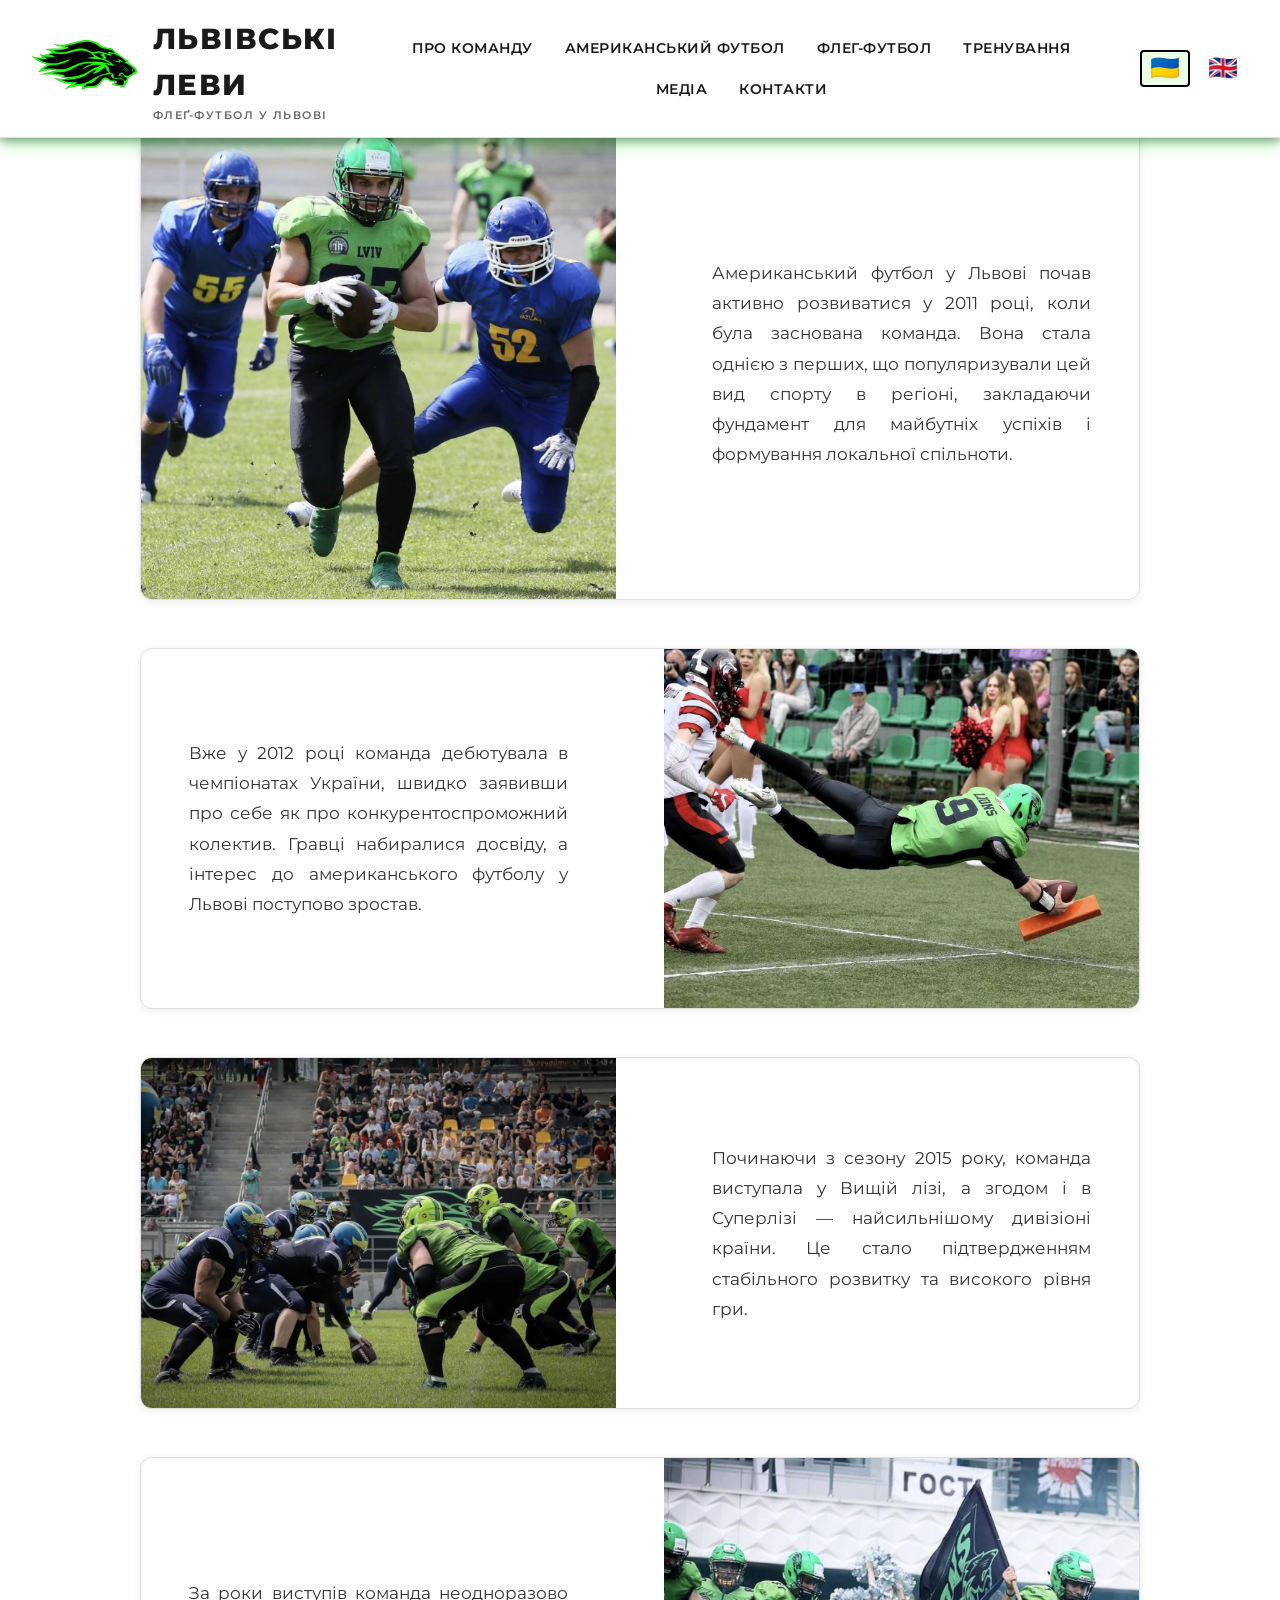
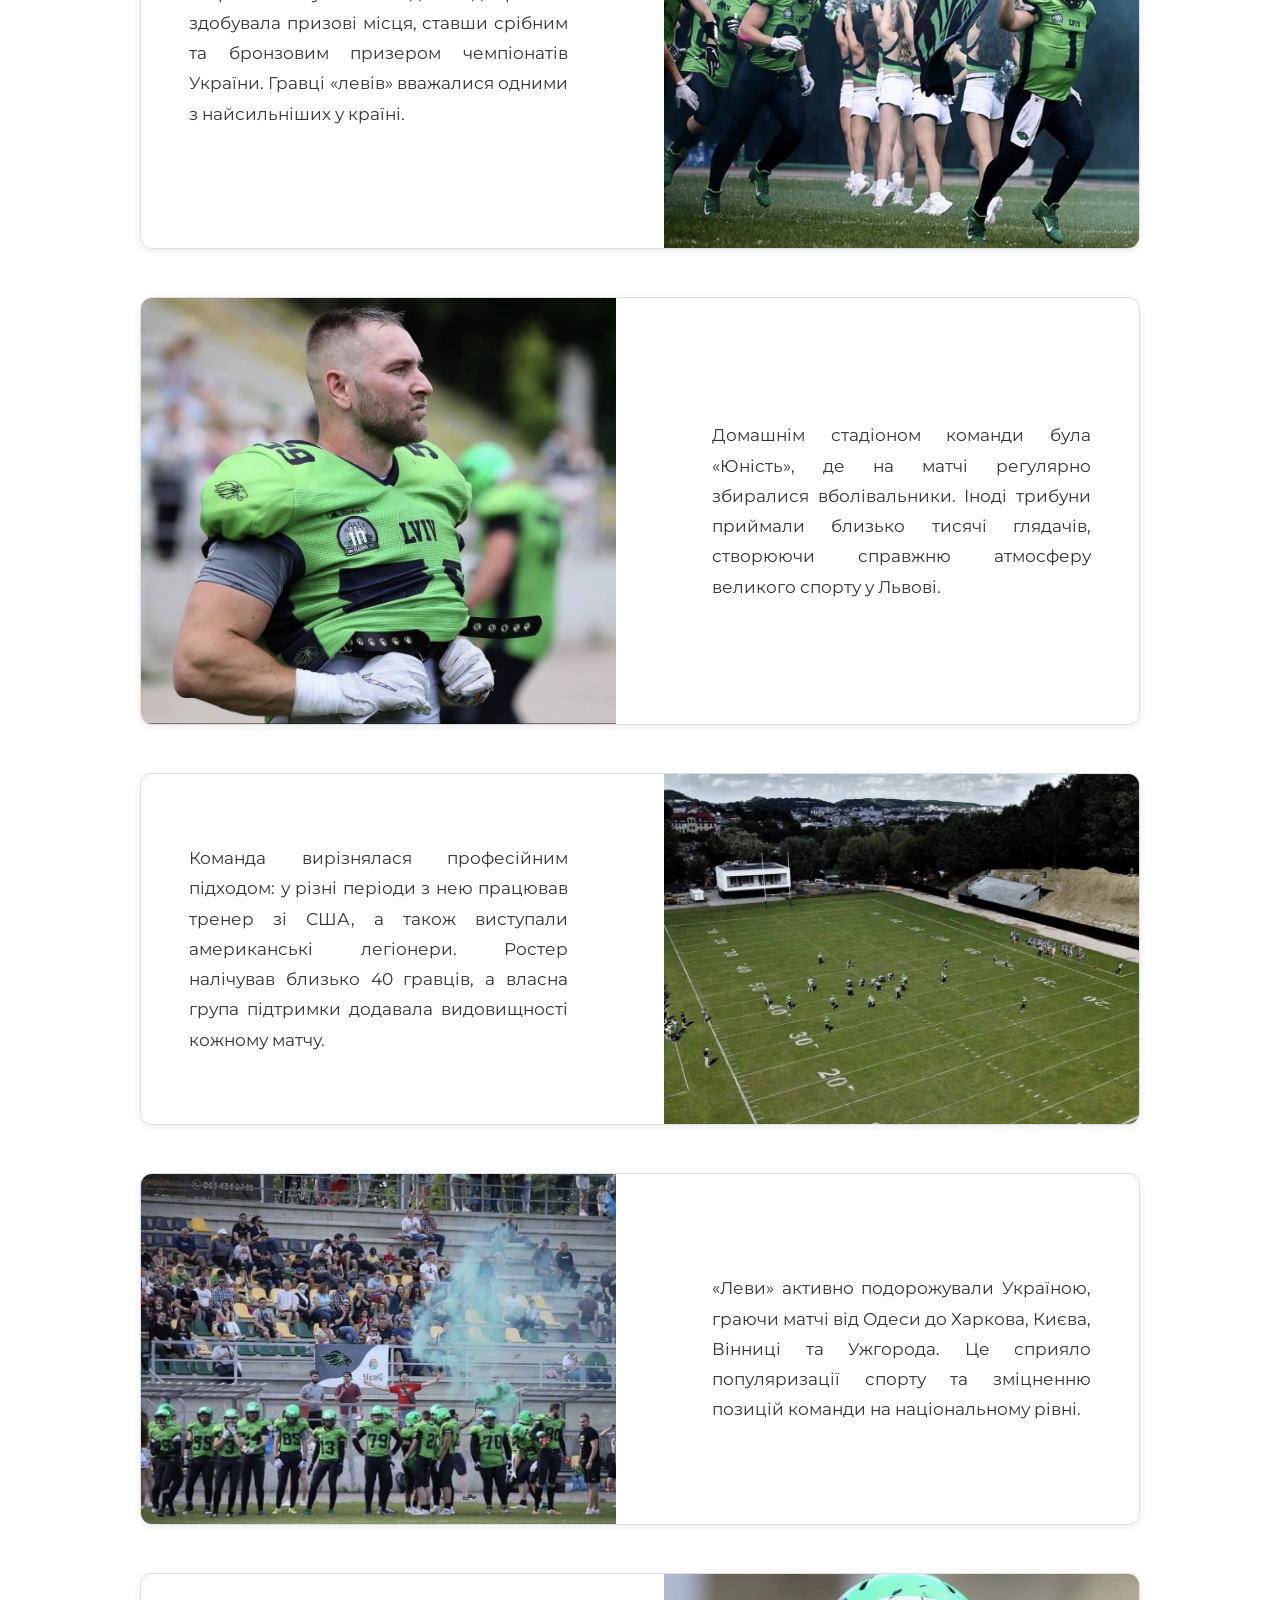
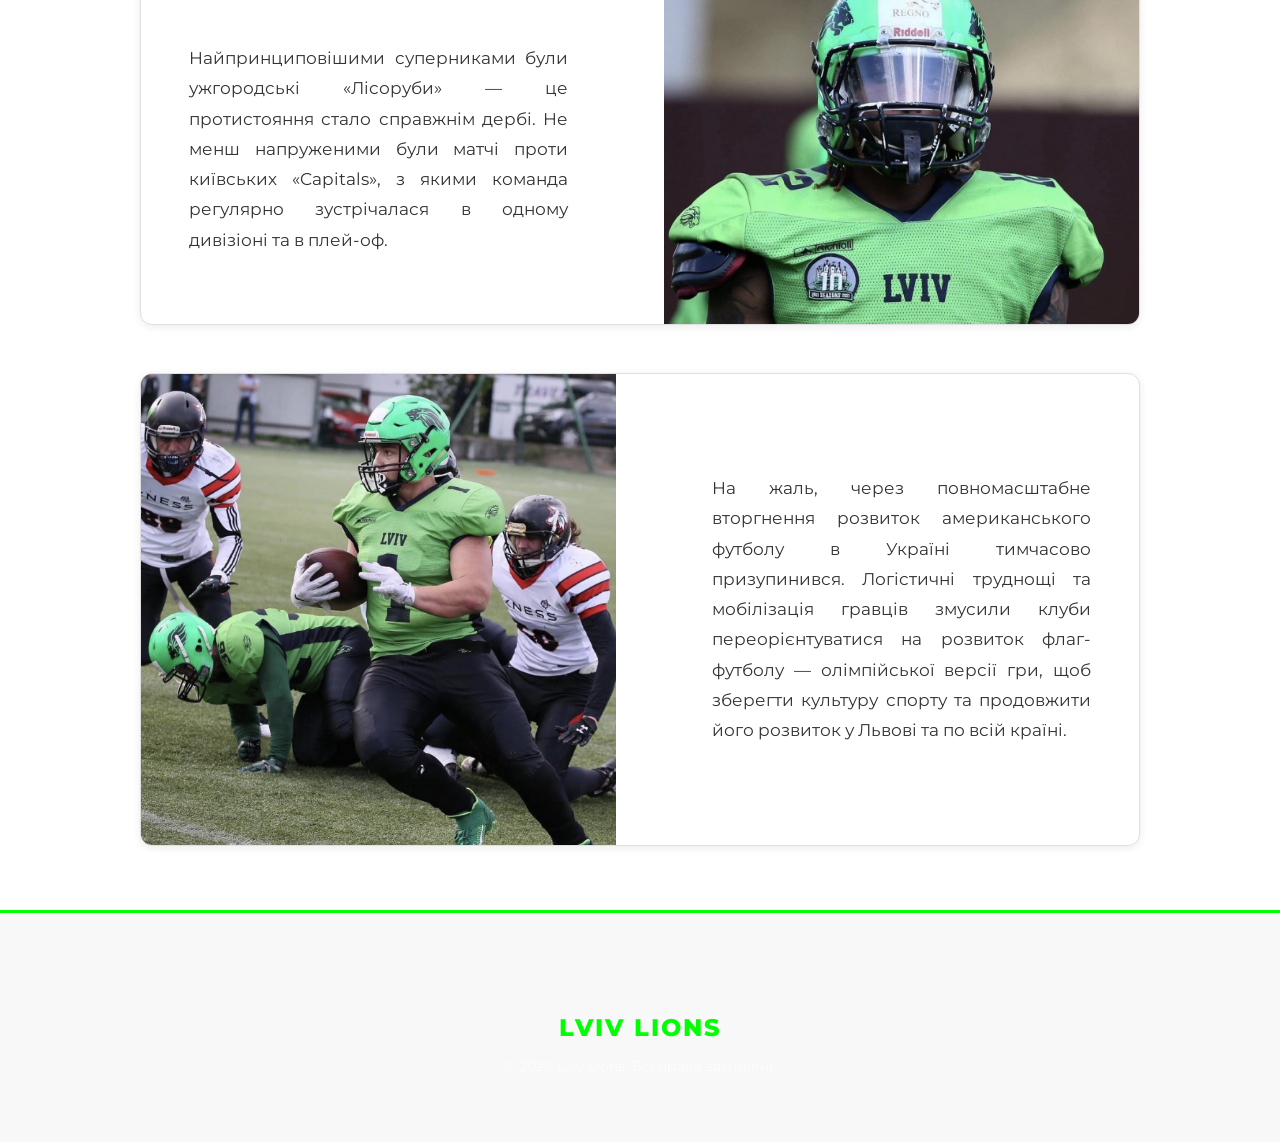
<file: american-football.html>
<!DOCTYPE html>
<html lang="uk">

<head>
    <meta charset="UTF-8">
    <meta name="viewport" content="width=device-width, initial-scale=1.0">
    <title>Американський футбол - Львівські Леви</title>
    <link rel="preconnect" href="https://fonts.googleapis.com">
    <link rel="preconnect" href="https://fonts.gstatic.com" crossorigin>
    <link href="https://fonts.googleapis.com/css2?family=Bebas+Neue&family=Montserrat:wght@400;600;700;800&display=swap"
        rel="stylesheet">
    <link rel="stylesheet" href="styles.css">
    <style>
        /* Override styles for minimalistic white design */
        body {
            background: #ffffff;
        }

        .header {
            background: #ffffff !important;
            border-bottom: 1px solid #e0e0e0;
        }

        .logo-text {
            color: #1a1a1a;
        }

        .logo-tagline {
            color: #666666;
        }

        .nav-menu a {
            color: #1a1a1a;
        }

        .nav-menu a:hover {
            color: #666666;
        }

        .hamburger span {
            background: #1a1a1a !important;
        }

        @media (max-width: 768px) {
            .header {
                background: #ffffff !important;
            }

            .logo-text {
                color: #1a1a1a !important;
            }

            .logo-tagline {
                color: #666666 !important;
            }

            .nav-menu.active {
                background: #ffffff !important;
            }

            .nav-menu.active a {
                color: #1a1a1a !important;
            }
        }

        .american-football-page {
            background: #ffffff;
            padding: 8rem 0 4rem 0;
        }

        @media (max-width: 768px) {
            .american-football-page {
                padding: 6rem 0 4rem 0;
            }
        }

        .page-title {
            color: #1a1a1a;
            font-size: 2.5rem;
            font-weight: 700;
            letter-spacing: 2px;
        }

        .page-subtitle {
            color: #666666;
            font-size: 1rem;
        }

        .rule-tile {
            background: #ffffff;
            border: 1px solid #e0e0e0;
            box-shadow: 0 2px 8px rgba(0, 0, 0, 0.08);
        }

        .rule-tile:hover {
            border-color: #cccccc;
            box-shadow: 0 4px 16px rgba(0, 0, 0, 0.12);
            transform: translateY(-2px);
        }

        @media (min-width: 968px) {
            .rule-tile {
                gap: 3rem;
            }
        }

        .rule-tile__title {
            color: #1a1a1a;
            font-size: 1.8rem;
            font-weight: 700;
        }

        .rule-tile__text {
            color: #333333;
            line-height: 1.8;
            text-align: justify;
        }

        .rules-tiles {
            max-width: 1000px;
            margin: 0 auto;
        }

        .rule-tile__media {
            height: 100%;
            min-height: 300px;
            overflow: hidden;
        }

        @media (min-width: 968px) {
            .rule-tile__media {
                min-height: 350px;
            }
        }

        .rule-tile__content {
            padding: 2rem;
        }

        @media (min-width: 968px) {
            .rule-tile__content {
                padding: 2.5rem 3rem;
            }
        }

        .rule-tile__image {
            width: 100%;
            height: 100%;
            object-fit: cover;
            object-position: center center;
            display: block;
        }

        .footer {
            background: #f8f8f8;
        }

        @media (max-width: 768px) {
            .page-title {
                font-size: 2rem;
            }
        }
    </style>
</head>

<body>
    <header class="header">
        <div class="header-container">
            <a href="index.html" class="logo">
                <div class="logo-icon">
                    <img src="assets/logo.png" alt="Lviv Lions Logo">
                </div>
                <div class="logo-text-wrapper">
                    <span class="logo-text">ЛЬВІВСЬКІ ЛЕВИ</span>
                    <span class="logo-tagline">Флеґ-футбол у Львові</span>
                </div>
            </a>
            <nav class="nav">
                <ul class="nav-menu">
                    <li><a href="index.html#about" data-lang-ua="ПРО КОМАНДУ" data-lang-en="ABOUT TEAM">ПРО КОМАНДУ</a>
                    </li>
                    <li><a href="american-football.html" data-lang-ua="АМЕРИКАНСЬКИЙ ФУТБОЛ"
                            data-lang-en="AMERICAN FOOTBALL">АМЕРИКАНСЬКИЙ ФУТБОЛ</a></li>
                    <li><a href="flag-football.html" data-lang-ua="ФЛЕГ-ФУТБОЛ"
                            data-lang-en="FLAG FOOTBALL">ФЛЕГ-ФУТБОЛ</a></li>
                    <li><a href="index.html#practice-locations" data-lang-ua="ТРЕНУВАННЯ"
                            data-lang-en="TRAINING">ТРЕНУВАННЯ</a></li>
                    <li><a href="index.html#gallery" data-lang-ua="МЕДІА" data-lang-en="MEDIA">МЕДІА</a></li>
                    <li><a href="index.html#contact" data-lang-ua="КОНТАКТИ" data-lang-en="CONTACTS">КОНТАКТИ</a></li>
                </ul>
            </nav>
            <div class="lang-switcher">
                <button class="lang-btn active" data-lang="ua">
                    <span class="flag-icon">🇺🇦</span>
                </button>
                <button class="lang-btn" data-lang="en">
                    <span class="flag-icon">🇬🇧</span>
                </button>
            </div>
            <div class="hamburger">
                <span></span>
                <span></span>
                <span></span>
            </div>
        </div>
    </header>

    <section class="american-football-page">
        <div class="container">
            <div class="rules-tiles">
                <div class="rule-tile">
                    <div class="rule-tile__media">
                        <img src="assets/af1.png" alt="Початок американського футболу у Львові" class="rule-tile__image">
                    </div>
                    <div class="rule-tile__content">
                        <p class="rule-tile__text" data-lang-ua="Американський футбол у Львові почав активно розвиватися у 2011 році, коли була заснована команда. Вона стала однією з перших, що популяризували цей вид спорту в регіоні, закладаючи фундамент для майбутніх успіхів і формування локальної спільноти." data-lang-en="American football in Lviv began to actively develop in 2011 when the team was founded. It became one of the first to popularize this sport in the region, laying the foundation for future successes and the formation of a local community.">
                            Американський футбол у Львові почав активно розвиватися у 2011 році, коли була заснована команда. Вона стала однією з перших, що популяризували цей вид спорту в регіоні, закладаючи фундамент для майбутніх успіхів і формування локальної спільноти.
                        </p>
                    </div>
                </div>

                <div class="rule-tile">
                    <div class="rule-tile__media">
                        <img src="assets/af2.png" alt="Перші чемпіонати" class="rule-tile__image">
                    </div>
                    <div class="rule-tile__content">
                        <p class="rule-tile__text" data-lang-ua="Вже у 2012 році команда дебютувала в чемпіонатах України, швидко заявивши про себе як про конкурентоспроможний колектив. Гравці набиралися досвіду, а інтерес до американського футболу у Львові поступово зростав." data-lang-en="Already in 2012, the team debuted in the championships of Ukraine, quickly establishing itself as a competitive team. Players gained experience, and interest in American football in Lviv gradually grew.">
                            Вже у 2012 році команда дебютувала в чемпіонатах України, швидко заявивши про себе як про конкурентоспроможний колектив. Гравці набиралися досвіду, а інтерес до американського футболу у Львові поступово зростав.
                        </p>
                    </div>
                </div>

                <div class="rule-tile">
                    <div class="rule-tile__media">
                        <img src="assets/af3.png" alt="Вища ліга та Суперліга" class="rule-tile__image">
                    </div>
                    <div class="rule-tile__content">
                        <p class="rule-tile__text" data-lang-ua="Починаючи з сезону 2015 року, команда виступала у Вищій лізі, а згодом і в Суперлізі — найсильнішому дивізіоні країни. Це стало підтвердженням стабільного розвитку та високого рівня гри." data-lang-en="Starting from the 2015 season, the team competed in the Higher League, and later in the Super League — the strongest division in the country. This confirmed stable development and a high level of play.">
                            Починаючи з сезону 2015 року, команда виступала у Вищій лізі, а згодом і в Суперлізі — найсильнішому дивізіоні країни. Це стало підтвердженням стабільного розвитку та високого рівня гри.
                        </p>
                    </div>
                </div>

                <div class="rule-tile">
                    <div class="rule-tile__media">
                        <img src="assets/af4.png" alt="Призові місця" class="rule-tile__image">
                    </div>
                    <div class="rule-tile__content">
                        <p class="rule-tile__text" data-lang-ua="За роки виступів команда неодноразово здобувала призові місця, ставши срібним та бронзовим призером чемпіонатів України. Гравці «левів» вважалися одними з найсильніших у країні." data-lang-en="Over the years, the team repeatedly won prizes, becoming silver and bronze medalists of the championships of Ukraine. The 'Lions' players were considered among the strongest in the country.">
                            За роки виступів команда неодноразово здобувала призові місця, ставши срібним та бронзовим призером чемпіонатів України. Гравці «левів» вважалися одними з найсильніших у країні.
                        </p>
                    </div>
                </div>

                <div class="rule-tile">
                    <div class="rule-tile__media">
                        <img src="assets/af5.png" alt="Домашній стадіон" class="rule-tile__image">
                    </div>
                    <div class="rule-tile__content">
                        <p class="rule-tile__text" data-lang-ua="Домашнім стадіоном команди була «Юність», де на матчі регулярно збиралися вболівальники. Іноді трибуни приймали близько тисячі глядачів, створюючи справжню атмосферу великого спорту у Львові." data-lang-en="The team's home stadium was 'Yunist', where fans regularly gathered for matches. Sometimes the stands hosted about a thousand spectators, creating a true atmosphere of big sports in Lviv.">
                            Домашнім стадіоном команди була «Юність», де на матчі регулярно збиралися вболівальники. Іноді трибуни приймали близько тисячі глядачів, створюючи справжню атмосферу великого спорту у Львові.
                        </p>
                    </div>
                </div>

                <div class="rule-tile">
                    <div class="rule-tile__media">
                        <img src="assets/af6.png" alt="Професійний підхід" class="rule-tile__image">
                    </div>
                    <div class="rule-tile__content">
                        <p class="rule-tile__text" data-lang-ua="Команда вирізнялася професійним підходом: у різні періоди з нею працював тренер зі США, а також виступали американські легіонери. Ростер налічував близько 40 гравців, а власна група підтримки додавала видовищності кожному матчу." data-lang-en="The team was distinguished by a professional approach: at different times, a coach from the USA worked with it, and American legionnaires also played. The roster numbered about 40 players, and its own support group added spectacle to every match.">
                            Команда вирізнялася професійним підходом: у різні періоди з нею працював тренер зі США, а також виступали американські легіонери. Ростер налічував близько 40 гравців, а власна група підтримки додавала видовищності кожному матчу.
                        </p>
                    </div>
                </div>

                <div class="rule-tile">
                    <div class="rule-tile__media">
                        <img src="assets/af7.png" alt="Подорожі Україною" class="rule-tile__image">
                    </div>
                    <div class="rule-tile__content">
                        <p class="rule-tile__text" data-lang-ua="«Леви» активно подорожували Україною, граючи матчі від Одеси до Харкова, Києва, Вінниці та Ужгорода. Це сприяло популяризації спорту та зміцненню позицій команди на національному рівні." data-lang-en="The 'Lions' actively traveled around Ukraine, playing matches from Odesa to Kharkiv, Kyiv, Vinnytsia and Uzhhorod. This contributed to the popularization of the sport and strengthening the team's position at the national level.">
                            «Леви» активно подорожували Україною, граючи матчі від Одеси до Харкова, Києва, Вінниці та Ужгорода. Це сприяло популяризації спорту та зміцненню позицій команди на національному рівні.
                        </p>
                    </div>
                </div>

                <div class="rule-tile">
                    <div class="rule-tile__media">
                        <img src="assets/af8.png" alt="Принципові суперники" class="rule-tile__image">
                    </div>
                    <div class="rule-tile__content">
                        <p class="rule-tile__text" data-lang-ua="Найпринциповішими суперниками були ужгородські «Лісоруби» — це протистояння стало справжнім дербі. Не менш напруженими були матчі проти київських «Capitals», з якими команда регулярно зустрічалася в одному дивізіоні та в плей-оф." data-lang-en="The most principled rivals were the Uzhhorod 'Lumberjacks' — this confrontation became a real derby. No less intense were the matches against Kyiv 'Capitals', with whom the team regularly met in the same division and in the playoffs.">
                            Найпринциповішими суперниками були ужгородські «Лісоруби» — це протистояння стало справжнім дербі. Не менш напруженими були матчі проти київських «Capitals», з якими команда регулярно зустрічалася в одному дивізіоні та в плей-оф.
                        </p>
                    </div>
                </div>

                <div class="rule-tile">
                    <div class="rule-tile__media">
                        <img src="assets/af9.png" alt="Сучасність та флаг-футбол" class="rule-tile__image">
                    </div>
                    <div class="rule-tile__content">
                        <p class="rule-tile__text" data-lang-ua="На жаль, через повномасштабне вторгнення розвиток американського футболу в Україні тимчасово призупинився. Логістичні труднощі та мобілізація гравців змусили клуби переорієнтуватися на розвиток флаг-футболу — олімпійської версії гри, щоб зберегти культуру спорту та продовжити його розвиток у Львові та по всій країні." data-lang-en="Unfortunately, due to the full-scale invasion, the development of American football in Ukraine was temporarily suspended. Logistical difficulties and mobilization of players forced clubs to reorient themselves to the development of flag football — the Olympic version of the game, in order to preserve the culture of the sport and continue its development in Lviv and throughout the country.">
                            На жаль, через повномасштабне вторгнення розвиток американського футболу в Україні тимчасово призупинився. Логістичні труднощі та мобілізація гравців змусили клуби переорієнтуватися на розвиток флаг-футболу — олімпійської версії гри, щоб зберегти культуру спорту та продовжити його розвиток у Львові та по всій країні.
                        </p>
                    </div>
                </div>
            </div>
        </div>
    </section>

    <footer class="footer">
        <div class="container">
            <div class="footer-simple">
                <h3>LVIV LIONS</h3>
                <p data-lang-ua="&copy; 2026 Lviv Lions. Всі права захищені." data-lang-en="&copy; 2026 Lviv Lions. All rights reserved.">&copy; 2026 Lviv Lions. Всі права захищені.</p>
            </div>
        </div>
    </footer>

    <script src="script.js"></script>
</body>

</html>
</file>
<file: styles.css>
* {
    margin: 0;
    padding: 0;
    box-sizing: border-box;
}

:root {
    /* Primary Brand Colors - Neon Green */
    --primary-color: #00FF00;
    --primary-light: #66FF66;
    --primary-dark: #00BB00;

    /* Secondary Colors - Black */
    --secondary-color: #000000;
    --secondary-light: #1A1A1A;
    --secondary-dark: #0D0D0D;

    /* Accent Colors - Bright Lime */
    --accent-color: #39FF14;
    --accent-light: #B3FFB3;
    --accent-dark: #00CC33;

    /* Text Colors */
    --text-dark: #000000;
    --text-body: #333333;
    --text-light: #ffffff;
    --text-gray: #666666;
    --text-muted: #999999;

    /* Background Colors */
    --bg-light: #FFFFFF;
    --bg-light-alt: #F8F8F8;
    --bg-dark: #0D0D0D;
    --bg-dark-alt: #1A1A1A;

    /* Border Colors */
    --border-light: #E0E0E0;
    --border-dark: rgba(255, 255, 255, 0.1);
    --border-accent: #00FF00;

    /* Effects */
    --glow-green: 0 0 20px rgba(0, 255, 0, 0.4);
    --shadow-light: 0 5px 20px rgba(0, 0, 0, 0.1);
    --shadow-dark: 0 10px 40px rgba(0, 0, 0, 0.3);
    --transition: all 0.3s ease;
}

body {
    font-family: 'Montserrat', sans-serif;
    color: var(--text-dark);
    line-height: 1.6;
    overflow-x: hidden;
}

html {
    scroll-behavior: smooth;
}

.container {
    max-width: 1200px;
    margin: 0 auto;
    padding: 0 1rem;
}

@media (min-width: 768px) {
    .container {
        padding: 0 2rem;
    }
}

.header {
    position: fixed;
    top: 0;
    width: 100%;
    background: linear-gradient(135deg, #000000 0%, #1a1a1a 50%, #000000 100%);
    backdrop-filter: blur(10px);
    z-index: 1000;
    border-bottom: 2px solid var(--primary-color);
    box-shadow: 0 4px 20px rgba(0, 255, 0, 0.3), 0 2px 10px rgba(0, 0, 0, 0.5);
}

.header-container {
    max-width: 1400px;
    margin: 0 auto;
    padding: 1rem;
    display: flex;
    justify-content: space-between;
    align-items: center;
}

@media (min-width: 768px) {
    .header-container {
        padding: 1rem 2rem;
    }
}

.logo {
    display: flex;
    align-items: center;
    gap: 1rem;
    text-decoration: none;
    color: inherit;
    cursor: pointer;
}

.logo-text-wrapper {
    display: flex;
    flex-direction: column;
    gap: 0.1rem;
}

.logo-icon img,
.logo-icon svg {
    color: var(--primary-color);
    height: 35px;
    width: auto;
    object-fit: contain;
}

@media (min-width: 768px) {

    .logo-icon img,
    .logo-icon svg {
        height: 50px;
        width: auto;
    }
}

.logo-text {
    font-family: 'Montserrat', sans-serif;
    font-size: 1.5rem;
    font-weight: 800;
    color: white;
    letter-spacing: 1px;
}

@media (min-width: 768px) {
    .logo-text {
        font-size: 1.8rem;
        letter-spacing: 1.5px;
    }
}

.logo-tagline {
    font-family: 'Montserrat', sans-serif;
    font-size: 0.65rem;
    font-weight: 600;
    letter-spacing: 1px;
    color: var(--primary-color);
    text-transform: uppercase;
    line-height: 1;
}

@media (min-width: 768px) {
    .logo-tagline {
        font-size: 0.7rem;
        letter-spacing: 1.5px;
    }
}

.nav-menu {
    display: none;
    list-style: none;
    margin: 0;
    padding: 0;
}

@media (min-width: 768px) {
    .nav-menu {
        display: flex;
        gap: 1rem;
        align-items: center;
        flex-wrap: wrap;
        justify-content: center;
    }
}

.nav-menu a {
    color: white;
    text-decoration: none;
    font-weight: 600;
    font-size: 0.85rem;
    transition: var(--transition);
    letter-spacing: 0.5px;
    padding: 0.5rem 0.5rem;
    border-radius: 4px;
    position: relative;
    white-space: nowrap;
}

.nav-menu a::after {
    content: '';
    position: absolute;
    bottom: 0;
    left: 50%;
    transform: translateX(-50%);
    width: 0;
    height: 2px;
    background: var(--primary-color);
    transition: var(--transition);
}

.nav-menu a:hover {
    color: var(--primary-color);
}

.nav-menu a:hover::after {
    width: 80%;
}

.lang-switcher {
    display: flex;
    gap: 0.5rem;
    align-items: center;
    margin-left: 2rem;
}

.lang-btn {
    background: transparent;
    border: 2px solid transparent;
    padding: 0.3rem 0.5rem;
    cursor: pointer;
    border-radius: 4px;
    transition: all 0.3s ease;
    display: flex;
    align-items: center;
    justify-content: center;
}

.lang-btn:hover {
    border-color: var(--primary-green);
}

.lang-btn.active {
    border-color: var(--primary-green);
    background: rgba(57, 255, 20, 0.1);
}

.flag-icon {
    font-size: 1.5rem;
    line-height: 1;
}

@media (max-width: 768px) {
    .lang-switcher {
        display: flex;
        margin-left: auto;
        margin-right: 1rem;
        z-index: 1001;
    }
}

.hamburger {
    display: flex;
    flex-direction: column;
    gap: 5px;
    cursor: pointer;
}

@media (min-width: 768px) {
    .hamburger {
        display: none;
    }
}

.hamburger span {
    width: 25px;
    height: 3px;
    background: var(--text-light);
    transition: var(--transition);
}

.nav-menu.active {
    display: flex;
    position: fixed;
    left: 0;
    top: 100%;
    margin-top: -2px;
    flex-direction: column;
    background: rgba(10, 10, 10, 0.98);
    width: 100%;
    text-align: center;
    padding: 2rem 0;
    gap: 1.5rem;
    z-index: 999;
}

.hero {
    min-height: 100vh;
    display: flex;
    align-items: center;
    justify-content: center;
    position: relative;
    overflow: hidden;
    padding: 6rem 1rem 4rem;
}

.hero-background {
    position: absolute;
    top: 0;
    left: 0;
    right: 0;
    bottom: 0;
    background: linear-gradient(135deg, var(--secondary-color) 0%, var(--secondary-light) 100%);
}

.hero-overlay {
    position: absolute;
    top: 0;
    left: 0;
    right: 0;
    bottom: 0;
    background: radial-gradient(circle at center, transparent 0%, rgba(10, 10, 10, 0.8) 100%);
}

.hero-pattern {
    position: absolute;
    top: 0;
    left: 0;
    right: 0;
    bottom: 0;
    background:
        linear-gradient(45deg, transparent 48%, rgba(0, 255, 0, 0.03) 49%, rgba(0, 255, 0, 0.03) 51%, transparent 52%),
        linear-gradient(-45deg, transparent 48%, rgba(0, 255, 0, 0.03) 49%, rgba(0, 255, 0, 0.03) 51%, transparent 52%);
    background-size: 60px 60px;
    opacity: 0.5;
}

.hero-content {
    position: relative;
    z-index: 2;
    text-align: center;
    color: var(--text-light);
}

.hero-title {
    font-family: 'Bebas Neue', sans-serif;
    font-size: clamp(3rem, 12vw, 10rem);
    font-weight: bold;
    letter-spacing: 8px;
    margin-bottom: 0.5rem;
    background: linear-gradient(135deg, var(--primary-color) 0%, var(--accent-color) 100%);
    -webkit-background-clip: text;
    -webkit-text-fill-color: transparent;
    background-clip: text;
    animation: glow 2s ease-in-out infinite alternate;
}

@media (min-width: 768px) {
    .hero-title {
        letter-spacing: 15px;
        margin-bottom: 1rem;
    }
}

@keyframes glow {
    from {
        filter: drop-shadow(0 0 20px rgba(0, 255, 0, 0.5));
    }

    to {
        filter: drop-shadow(0 0 40px rgba(0, 255, 0, 0.8));
    }
}

.hero-slogan {
    font-size: clamp(1.2rem, 3vw, 2rem);
    font-weight: 700;
    margin-bottom: 0.5rem;
    color: var(--text-light);
}

.hero-subtitle {
    font-size: clamp(0.8rem, 2vw, 1.5rem);
    letter-spacing: 4px;
    margin-bottom: 2rem;
    font-weight: 600;
    color: var(--text-light);
}

@media (min-width: 768px) {
    .hero-subtitle {
        letter-spacing: 8px;
        margin-bottom: 3rem;
    }
}

.hero-buttons {
    display: flex;
    gap: 1rem;
    justify-content: center;
    flex-wrap: wrap;
}

@media (min-width: 768px) {
    .hero-buttons {
        gap: 1.5rem;
    }
}

.btn {
    padding: 0.875rem 2rem;
    font-weight: 700;
    font-size: 0.85rem;
    letter-spacing: 2px;
    text-decoration: none;
    border: none;
    cursor: pointer;
    transition: var(--transition);
    text-transform: uppercase;
    position: relative;
    overflow: hidden;
    display: inline-block;
}

@media (min-width: 768px) {
    .btn {
        padding: 1rem 2.5rem;
        font-size: 0.9rem;
    }
}

.btn-primary {
    background: var(--primary-color);
    color: var(--text-dark);
}

.btn-primary:hover {
    background: var(--accent-color);
    transform: translateY(-3px);
    box-shadow: var(--glow-green);
}

.btn-secondary {
    background: transparent;
    color: var(--text-light);
    border: 2px solid var(--primary-color);
}

.btn-secondary:hover {
    background: var(--primary-color);
    color: var(--text-dark);
    transform: translateY(-3px);
}

.scroll-indicator {
    position: absolute;
    bottom: 2rem;
    left: 50%;
    transform: translateX(-50%);
    display: flex;
    flex-direction: column;
    align-items: center;
    gap: 1rem;
    color: var(--primary-color);
    font-size: 0.7rem;
    letter-spacing: 2px;
    font-weight: 600;
}

@media (min-width: 768px) {
    .scroll-indicator {
        bottom: 3rem;
        font-size: 0.8rem;
    }
}

.scroll-line {
    width: 2px;
    height: 40px;
    background: linear-gradient(to bottom, var(--primary-color), transparent);
    animation: scroll 2s ease-in-out infinite;
}

@media (min-width: 768px) {
    .scroll-line {
        height: 50px;
    }
}

@keyframes scroll {

    0%,
    100% {
        opacity: 0;
        transform: translateY(0);
    }

    50% {
        opacity: 1;
        transform: translateY(20px);
    }
}

section {
    padding: 4rem 0;
}

@media (min-width: 768px) {
    section {
        padding: 6rem 0;
    }
}

.section-header {
    text-align: center;
    margin-bottom: 3rem;
}

@media (min-width: 768px) {
    .section-header {
        margin-bottom: 4rem;
    }
}

.section-label {
    display: inline-block;
    color: var(--primary-color);
    font-weight: 700;
    font-size: 0.85rem;
    letter-spacing: 2px;
    margin-bottom: 0.75rem;
}

@media (min-width: 768px) {
    .section-label {
        font-size: 0.9rem;
        letter-spacing: 3px;
        margin-bottom: 1rem;
    }
}

.section-title {
    font-family: 'Bebas Neue', sans-serif;
    font-size: clamp(2rem, 5vw, 4rem);
    letter-spacing: 3px;
    color: var(--text-dark);
}

@media (min-width: 768px) {
    .section-title {
        letter-spacing: 5px;
    }
}

.section-subtitle {
    font-size: 1.1rem;
    color: var(--text-gray);
    margin-top: 0.5rem;
}

.about {
    background: var(--bg-light-alt);
}

.about-content {
    display: grid;
    grid-template-columns: 1fr;
    gap: 2rem;
    align-items: center;
}

@media (min-width: 968px) {
    .about-content {
        grid-template-columns: 1fr 1fr;
        gap: 4rem;
    }
}

.mission-title {
    font-size: 1.5rem;
    margin-bottom: 1rem;
    color: var(--text-dark);
}

.mission-statement {
    font-size: 1.1rem;
    font-weight: 500;
    margin-bottom: 2rem;
    color: var(--text-dark);
    line-height: 1.8;
}

.brand-colors {
    display: grid;
    grid-template-columns: repeat(auto-fit, minmax(100px, 1fr));
    gap: 1rem;
    margin-bottom: 2rem;
}

.color-item {
    text-align: center;
}

.color-swatch {
    width: 100%;
    height: 80px;
    border-radius: 8px;
    margin-bottom: 0.5rem;
    border: 2px solid #e0e0e0;
}

.color-name {
    display: block;
    font-weight: 700;
    font-size: 0.9rem;
    margin-bottom: 0.25rem;
}

.color-code {
    display: block;
    font-size: 0.8rem;
    color: var(--text-gray);
}

.stats {
    display: grid;
    grid-template-columns: 1fr;
    gap: 1rem;
    margin-top: 2rem;
}

@media (min-width: 640px) {
    .stats {
        grid-template-columns: repeat(3, 1fr);
        gap: 2rem;
    }
}

.stat-item {
    text-align: center;
    padding: 1.5rem;
    background: white;
    border-left: 4px solid var(--primary-color);
    box-shadow: var(--shadow-light);
}

@media (min-width: 768px) {
    .stat-item {
        padding: 2rem;
    }
}

.stat-number {
    display: block;
    font-family: 'Bebas Neue', sans-serif;
    font-size: 2.5rem;
    color: var(--primary-color);
    letter-spacing: 2px;
}

@media (min-width: 768px) {
    .stat-number {
        font-size: 3rem;
    }
}

.stat-label {
    display: block;
    font-size: 0.85rem;
    color: var(--text-gray);
    font-weight: 600;
    text-transform: uppercase;
    letter-spacing: 1px;
}

@media (min-width: 768px) {
    .stat-label {
        font-size: 0.9rem;
    }
}

.about-image {
    display: flex;
    justify-content: center;
    align-items: center;
}

.image-placeholder {
    width: 100%;
    max-width: 400px;
    aspect-ratio: 1;
    background: linear-gradient(135deg, var(--secondary-color) 0%, var(--secondary-light) 100%);
    display: flex;
    align-items: center;
    justify-content: center;
    color: var(--primary-color);
    border-radius: 10px;
    position: relative;
    overflow: hidden;
}

.image-placeholder::before {
    content: '';
    position: absolute;
    top: -50%;
    left: -50%;
    width: 200%;
    height: 200%;
    background: linear-gradient(45deg, transparent, rgba(0, 255, 0, 0.1), transparent);
    animation: shine 3s infinite;
}

@keyframes shine {
    0% {
        transform: rotate(0deg);
    }

    100% {
        transform: rotate(360deg);
    }
}

.feed {
    background: white;
}

.feed-first {
    padding-top: 8rem;
}

@media (min-width: 768px) {
    .feed-first {
        padding-top: 10rem;
    }
}

.feed-grid {
    display: grid;
    grid-template-columns: 1fr;
    gap: 1.5rem;
}

@media (min-width: 768px) {
    .feed-grid {
        grid-template-columns: repeat(2, 1fr);
        gap: 2rem;
    }
}

@media (min-width: 968px) {
    .feed-grid {
        grid-template-columns: repeat(3, 1fr);
    }
}

.feed-item {
    background: white;
    border: 1px solid var(--border-light);
    overflow: hidden;
    transition: var(--transition);
    cursor: pointer;
    display: flex;
    flex-direction: column;
}

.feed-item:hover {
    transform: translateY(-5px);
    box-shadow: var(--shadow-light);
    border-color: var(--primary-color);
}

.feed-item-large {
    grid-column: span 1;
    grid-row: span 1;
}

@media (min-width: 768px) {
    .feed-item-large {
        grid-column: span 1;
        grid-row: span 2;
    }
}

@media (min-width: 968px) {
    .feed-item-large {
        grid-column: span 1;
        grid-row: span 2;
    }
}

.feed-image {
    height: 250px;
    background: linear-gradient(135deg, #1a1a1a 0%, #2a2a2a 100%);
    position: relative;
    overflow: hidden;
}

@media (min-width: 768px) {
    .feed-image {
        height: 280px;
    }
}

.team-link .feed-image {
    height: 200px;
}

@media (min-width: 768px) {
    .team-link .feed-image {
        height: 220px;
    }
}

.feed-item-large .feed-image {
    height: 300px;
}

@media (min-width: 768px) {
    .feed-item-large .feed-image {
        height: 100%;
        min-height: 400px;
    }
}

.feed-image.instagram-post {
    background: linear-gradient(135deg, #1a1a1a 0%, #2a2a2a 100%);
}

.feed-badge {
    position: absolute;
    top: 1rem;
    left: 1rem;
    background: var(--primary-color);
    color: var(--text-dark);
    padding: 0.5rem 1rem;
    font-size: 0.75rem;
    font-weight: 700;
    letter-spacing: 1px;
    z-index: 2;
}

@media (min-width: 768px) {
    .feed-badge {
        font-size: 0.8rem;
    }
}

.feed-content {
    padding: 1.5rem;
    flex: 1;
    display: flex;
    flex-direction: column;
}

@media (min-width: 768px) {
    .feed-content {
        padding: 2rem;
    }
}

.team-link .feed-content {
    padding: 1rem;
}

@media (min-width: 768px) {
    .team-link .feed-content {
        padding: 1.25rem;
    }
}

.feed-meta {
    color: var(--primary-color);
    font-size: 0.75rem;
    font-weight: 700;
    letter-spacing: 1px;
    text-transform: uppercase;
    margin-bottom: 0.75rem;
}

@media (min-width: 768px) {
    .feed-meta {
        font-size: 0.8rem;
        margin-bottom: 1rem;
    }
}

.feed-title {
    font-size: 1.2rem;
    margin-bottom: 0.75rem;
    color: var(--text-dark);
    line-height: 1.3;
}

@media (min-width: 768px) {
    .feed-title {
        font-size: 1.4rem;
        margin-bottom: 1rem;
    }
}

.feed-item-large .feed-title {
    font-size: 1.5rem;
}

@media (min-width: 768px) {
    .feed-item-large .feed-title {
        font-size: 2rem;
    }
}

.feed-description {
    color: var(--text-gray);
    line-height: 1.7;
    margin-bottom: 1rem;
    flex: 1;
    font-size: 0.9rem;
}

@media (min-width: 768px) {
    .feed-description {
        font-size: 0.95rem;
    }
}

.feed-item-large .feed-description {
    font-size: 1rem;
}

@media (min-width: 768px) {
    .feed-item-large .feed-description {
        font-size: 1.1rem;
    }
}

.feed-link {
    color: var(--primary-color);
    text-decoration: none;
    font-weight: 700;
    font-size: 0.85rem;
    letter-spacing: 1px;
    transition: var(--transition);
}

@media (min-width: 768px) {
    .feed-link {
        font-size: 0.9rem;
    }
}

.feed-link:hover {
    color: var(--accent-color);
}

.instagram-tile {
    text-decoration: none;
    color: var(--text-dark);
    background: white;
    display: flex;
    flex-direction: column;
}

.instagram-tile:hover {
    transform: translateY(-5px);
    box-shadow: var(--shadow-light);
}

.instagram-header {
    display: flex;
    justify-content: space-between;
    align-items: center;
    padding: 0.75rem 1rem;
    border-bottom: 1px solid var(--border-light);
}

.instagram-profile {
    display: flex;
    align-items: center;
    gap: 0.75rem;
}

.instagram-avatar {
    width: 32px;
    height: 32px;
    border-radius: 50%;
    overflow: hidden;
    border: 2px solid var(--primary-color);
}

.instagram-avatar img {
    width: 100%;
    height: 100%;
    object-fit: cover;
}

.instagram-info {
    display: flex;
    flex-direction: column;
}

.instagram-username {
    font-weight: 600;
    font-size: 0.875rem;
    color: var(--text-dark);
}

.instagram-location {
    font-size: 0.75rem;
    color: var(--text-gray);
}

.instagram-icon {
    font-size: 1.5rem;
    color: var(--text-dark);
}

.instagram-post-image {
    background: linear-gradient(135deg, #1a1a1a 0%, #2a2a2a 100%);
    flex: 1;
    min-height: 350px;
    position: relative;
    overflow: hidden;
}

@media (min-width: 768px) {
    .instagram-post-image {
        min-height: 450px;
    }
}

.instagram-video {
    width: 100%;
    height: 150%;
    object-fit: cover;
    object-position: center center;
    position: absolute;
    top: -25%;
    left: 0;
}

.instagram-actions {
    padding: 0.75rem 1rem;
}

.instagram-action-buttons {
    display: flex;
    gap: 1rem;
    margin-bottom: 0.5rem;
}

.action-icon {
    font-size: 1.5rem;
    cursor: pointer;
    transition: var(--transition);
}

.action-icon:hover {
    transform: scale(1.1);
}

.instagram-likes {
    font-weight: 600;
    font-size: 0.875rem;
    color: var(--text-dark);
}

.instagram-caption {
    padding: 0 1rem 0.5rem;
    font-size: 0.875rem;
    line-height: 1.5;
}

.instagram-username-bold {
    font-weight: 600;
    margin-right: 0.5rem;
    color: var(--text-dark);
}

.caption-text {
    color: var(--text-dark);
}

.instagram-view-more {
    padding: 0 1rem 1rem;
    font-size: 0.875rem;
    color: var(--text-gray);
}

.team-link {
    text-decoration: none;
    color: inherit;
}

.team-link:hover .feed-title {
    color: var(--primary-color);
}

.team-image {
    background: linear-gradient(135deg, #1a1a1a 0%, #2a2a2a 100%);
    position: relative;
    overflow: hidden;
}

.male-team {
    background: linear-gradient(135deg, #0a0a0a 0%, #1a1a1a 100%);
}

.female-team {
    background: linear-gradient(135deg, #1a1a1a 0%, #2a2a2a 100%);
}

.youtube-bg {
    background: linear-gradient(135deg, #2a2a2a 0%, #3a3a3a 100%);
}

.flag-football-bg {
    background: linear-gradient(135deg, #1a1a1a 0%, #2a2a2a 100%);
}

.team-overlay {
    position: absolute;
    top: 0;
    left: 0;
    right: 0;
    bottom: 0;
    background: rgba(0, 255, 0, 0.1);
    display: flex;
    align-items: center;
    justify-content: center;
    transition: var(--transition);
}

.team-link:hover .team-overlay {
    background: rgba(0, 255, 0, 0.2);
}

.team-icon {
    font-size: 2.5rem;
    opacity: 0.3;
    transition: var(--transition);
}

@media (min-width: 768px) {
    .team-icon {
        font-size: 3rem;
    }
}

.team-link:hover .team-icon {
    opacity: 0.5;
    transform: scale(1.1);
}

.female-team-tile,
.male-team-tile,
.youtube-tile,
.flag-football-tile,
.american-football-tile {
    padding: 0;
}

.female-team-tile .feed-image,
.male-team-tile .feed-image,
.youtube-tile .feed-image,
.flag-football-tile .feed-image,
.american-football-tile .feed-image,
.instagram-tile .feed-image {
    height: 100%;
    min-height: 250px;
    position: relative;
}

@media (min-width: 768px) {

    .female-team-tile .feed-image,
    .male-team-tile .feed-image,
    .youtube-tile .feed-image,
    .flag-football-tile .feed-image,
    .american-football-tile .feed-image,
    .instagram-tile .feed-image {
        min-height: 280px;
    }
}

.team-text-overlay {
    position: absolute;
    bottom: 0;
    left: 0;
    right: 0;
    background: linear-gradient(to top, rgba(0, 0, 0, 0.9) 0%, rgba(0, 0, 0, 0.7) 70%, transparent 100%);
    padding: 1.5rem 1rem 1rem;
    transition: var(--transition);
}

.female-team-tile:hover .team-text-overlay,
.male-team-tile:hover .team-text-overlay,
.youtube-tile:hover .team-text-overlay,
.flag-football-tile:hover .team-text-overlay {
    background: linear-gradient(to top, rgba(0, 255, 0, 0.9) 0%, rgba(0, 255, 0, 0.7) 70%, transparent 100%);
}

.team-title {
    font-family: 'Bebas Neue', sans-serif;
    font-size: 1.2rem;
    color: white;
    letter-spacing: 2px;
    margin: 0;
    text-align: center;
    transition: var(--transition);
}

@media (min-width: 768px) {
    .team-title {
        font-size: 1rem;
    }
}

.female-team-tile:hover .team-title,
.male-team-tile:hover .team-title,
.youtube-tile:hover .team-title,
.flag-football-tile:hover .team-title {
    color: var(--text-dark);
}

.team {
    background: var(--bg-light-alt);
    color: var(--text-dark);
}

.team.team-light .section-label {
    color: var(--primary-color);
}

.team.team-light .section-title {
    color: var(--text-dark);
}

.team-roster {
    display: grid;
    grid-template-columns: 1fr;
    gap: 1.5rem;
}

@media (min-width: 640px) {
    .team-roster {
        grid-template-columns: repeat(2, 1fr);
    }
}

@media (min-width: 968px) {
    .team-roster {
        grid-template-columns: repeat(3, 1fr);
        gap: 2rem;
    }
}

.player-card {
    background: white;
    border: 1px solid var(--border-light);
    overflow: hidden;
    transition: var(--transition);
    cursor: pointer;
}

.player-card:hover {
    transform: translateY(-10px);
    border-color: var(--primary-color);
    box-shadow: 0 20px 40px rgba(0, 255, 0, 0.2);
}

.player-image {
    height: 250px;
    background: linear-gradient(135deg, #1a1a1a 0%, #2a2a2a 100%);
    display: flex;
    align-items: center;
    justify-content: center;
    position: relative;
    overflow: hidden;
}

@media (min-width: 768px) {
    .player-image {
        height: 300px;
    }
}

.player-image::before {
    content: '';
    position: absolute;
    top: 0;
    left: 0;
    right: 0;
    bottom: 0;
    background:
        linear-gradient(45deg, transparent 48%, rgba(0, 255, 0, 0.05) 49%, rgba(0, 255, 0, 0.05) 51%, transparent 52%),
        linear-gradient(-45deg, transparent 48%, rgba(0, 255, 0, 0.05) 49%, rgba(0, 255, 0, 0.05) 51%, transparent 52%);
    background-size: 30px 30px;
}

.player-number {
    font-family: 'Bebas Neue', sans-serif;
    font-size: 6rem;
    color: var(--primary-color);
    opacity: 0.3;
    position: relative;
    z-index: 1;
}

@media (min-width: 768px) {
    .player-number {
        font-size: 8rem;
    }
}

.player-overlay {
    position: absolute;
    top: 0;
    left: 0;
    right: 0;
    bottom: 0;
    background: rgba(0, 255, 0, 0.9);
    display: flex;
    align-items: center;
    justify-content: center;
    opacity: 0;
    transition: var(--transition);
}

.player-card:hover .player-overlay {
    opacity: 1;
}

.view-profile {
    color: var(--text-dark);
    font-weight: 700;
    letter-spacing: 1px;
    text-transform: uppercase;
    font-size: 0.9rem;
}

.player-info {
    padding: 1.25rem;
    text-align: center;
}

@media (min-width: 768px) {
    .player-info {
        padding: 1.5rem;
    }
}

.player-name {
    font-size: 1.2rem;
    margin-bottom: 0.5rem;
    color: var(--text-dark);
}

@media (min-width: 768px) {
    .player-name {
        font-size: 1.3rem;
    }
}

.player-role {
    color: var(--primary-color);
    font-size: 0.85rem;
    font-weight: 600;
    letter-spacing: 1px;
    text-transform: uppercase;
    margin-bottom: 0.75rem;
}

@media (min-width: 768px) {
    .player-role {
        font-size: 0.9rem;
    }
}

.player-stats {
    display: flex;
    justify-content: center;
    gap: 1rem;
    font-size: 0.8rem;
    color: var(--text-gray);
}

@media (min-width: 768px) {
    .player-stats {
        font-size: 0.85rem;
    }
}

.news {
    background: white;
}

.news-cards {
    display: grid;
    grid-template-columns: 1fr;
    gap: 1.5rem;
}

@media (min-width: 640px) {
    .news-cards {
        grid-template-columns: repeat(2, 1fr);
    }
}

@media (min-width: 968px) {
    .news-cards {
        grid-template-columns: repeat(2, 1fr);
        gap: 2rem;
    }
}

.news-card {
    background: white;
    border: 1px solid #e0e0e0;
    overflow: hidden;
    transition: var(--transition);
    display: flex;
    flex-direction: column;
}

.news-card:hover {
    transform: translateY(-5px);
    box-shadow: 0 15px 40px rgba(0, 0, 0, 0.1);
}

.news-thumbnail {
    height: 200px;
    background: linear-gradient(135deg, #1a1a1a 0%, #2a2a2a 100%);
    position: relative;
}

@media (min-width: 768px) {
    .news-thumbnail {
        height: 250px;
    }
}

.news-badge {
    position: absolute;
    top: 1rem;
    left: 1rem;
    background: var(--primary-color);
    color: var(--text-dark);
    padding: 0.5rem 1rem;
    font-size: 0.75rem;
    font-weight: 700;
    letter-spacing: 1px;
}

@media (min-width: 768px) {
    .news-badge {
        font-size: 0.8rem;
    }
}

.news-body {
    padding: 1.5rem;
    flex: 1;
    display: flex;
    flex-direction: column;
}

@media (min-width: 768px) {
    .news-body {
        padding: 2rem;
    }
}

.news-date {
    color: var(--primary-color);
    font-size: 0.8rem;
    font-weight: 600;
    letter-spacing: 1px;
    text-transform: uppercase;
}

@media (min-width: 768px) {
    .news-date {
        font-size: 0.85rem;
    }
}

.news-title {
    margin: 1rem 0;
    font-size: 1.3rem;
    color: var(--text-dark);
}

@media (min-width: 768px) {
    .news-title {
        font-size: 1.5rem;
    }
}

.news-description {
    color: var(--text-gray);
    line-height: 1.7;
    margin-bottom: 1rem;
    flex: 1;
}

.news-link {
    color: var(--primary-color);
    text-decoration: none;
    font-weight: 700;
    font-size: 0.85rem;
    letter-spacing: 1px;
    transition: var(--transition);
}

@media (min-width: 768px) {
    .news-link {
        font-size: 0.9rem;
    }
}

.news-link:hover {
    color: var(--accent-color);
}

.gallery {
    background: var(--bg-light-alt);
}

.gallery-tabs {
    display: flex;
    justify-content: center;
    gap: 0.75rem;
    margin-bottom: 2rem;
    flex-wrap: wrap;
}

@media (min-width: 768px) {
    .gallery-tabs {
        gap: 1rem;
        margin-bottom: 3rem;
    }
}

.gallery-tab {
    padding: 0.875rem 2rem;
    background: white;
    border: 2px solid #e0e0e0;
    font-weight: 700;
    font-size: 0.85rem;
    letter-spacing: 2px;
    cursor: pointer;
    transition: var(--transition);
}

@media (min-width: 768px) {
    .gallery-tab {
        padding: 1rem 2.5rem;
        font-size: 0.9rem;
    }
}

.gallery-tab.active {
    background: var(--primary-color);
    color: var(--text-dark);
    border-color: var(--primary-color);
}

.gallery-tab:hover {
    border-color: var(--primary-color);
}

.gallery-tab-content {
    display: none;
}

.gallery-tab-content.active {
    display: block;
}

.gallery-grid {
    display: grid;
    grid-template-columns: 1fr;
    gap: 1rem;
}

@media (min-width: 640px) {
    .gallery-grid {
        grid-template-columns: repeat(2, 1fr);
        gap: 1.5rem;
    }
}

@media (min-width: 968px) {
    .gallery-grid {
        grid-template-columns: repeat(4, 1fr);
    }
}

.gallery-item {
    height: 200px;
    background: linear-gradient(135deg, #1a1a1a 0%, #2a2a2a 100%);
    background-size: cover;
    background-position: center;
    background-repeat: no-repeat;
    position: relative;
    overflow: hidden;
    cursor: pointer;
}

@media (min-width: 768px) {
    .gallery-item {
        height: 250px;
    }
}

.gallery-item-large {
    grid-column: span 1;
    grid-row: span 1;
}

@media (min-width: 968px) {
    .gallery-item-large {
        grid-column: span 2;
        grid-row: span 2;
        height: auto;
    }
}

.gallery-overlay {
    position: absolute;
    bottom: 0;
    left: 0;
    right: 0;
    padding: 1.5rem;
    background: linear-gradient(to top, rgba(0, 0, 0, 0.9), transparent);
    color: var(--text-light);
    font-weight: 600;
    transform: translateY(100%);
    transition: var(--transition);
}

.gallery-item:hover .gallery-overlay {
    transform: translateY(0);
}

.gallery-caption {
    font-size: 0.9rem;
}

@media (min-width: 768px) {
    .gallery-caption {
        font-size: 1rem;
    }
}

.video-grid {
    display: grid;
    grid-template-columns: 1fr;
    gap: 1.5rem;
}

@media (min-width: 640px) {
    .video-grid {
        grid-template-columns: repeat(2, 1fr);
    }
}

@media (min-width: 968px) {
    .video-grid {
        grid-template-columns: repeat(2, 1fr);
        gap: 2rem;
    }
}

.video-item {
    text-align: center;
}

.video-thumbnail {
    height: 180px;
    background: linear-gradient(135deg, #1a1a1a 0%, #2a2a2a 100%);
    display: flex;
    align-items: center;
    justify-content: center;
    margin-bottom: 1rem;
    cursor: pointer;
    transition: var(--transition);
    position: relative;
}

@media (min-width: 768px) {
    .video-thumbnail {
        height: 200px;
    }
}

.video-thumbnail:hover {
    transform: scale(1.05);
}

.play-button {
    width: 60px;
    height: 60px;
    background: var(--primary-color);
    border-radius: 50%;
    display: flex;
    align-items: center;
    justify-content: center;
    font-size: 1.3rem;
    color: var(--text-dark);
    transition: var(--transition);
}

@media (min-width: 768px) {
    .play-button {
        width: 70px;
        height: 70px;
        font-size: 1.5rem;
    }
}

.video-thumbnail:hover .play-button {
    transform: scale(1.2);
}

.video-title {
    font-size: 1rem;
    color: var(--text-dark);
    margin-bottom: 0.5rem;
}

@media (min-width: 768px) {
    .video-title {
        font-size: 1.1rem;
    }
}

.video-duration {
    font-size: 0.85rem;
    color: var(--text-gray);
}

.instagram {
    background: white;
}

.instagram-feed {
    display: grid;
    grid-template-columns: repeat(2, 1fr);
    gap: 0.75rem;
    margin-bottom: 2rem;
}

@media (min-width: 640px) {
    .instagram-feed {
        grid-template-columns: repeat(3, 1fr);
        gap: 1rem;
    }
}

@media (min-width: 968px) {
    .instagram-feed {
        grid-template-columns: repeat(6, 1fr);
        gap: 1.5rem;
    }
}

.instagram-post {
    position: relative;
    overflow: hidden;
    cursor: pointer;
    aspect-ratio: 1;
}

.instagram-image {
    width: 100%;
    height: 100%;
    background: linear-gradient(135deg, #1a1a1a 0%, #2a2a2a 100%);
    position: relative;
}

.instagram-overlay {
    position: absolute;
    top: 0;
    left: 0;
    right: 0;
    bottom: 0;
    background: rgba(0, 255, 0, 0.9);
    display: flex;
    align-items: center;
    justify-content: center;
    opacity: 0;
    transition: var(--transition);
}

.instagram-post:hover .instagram-overlay {
    opacity: 1;
}

.instagram-stats {
    display: flex;
    gap: 1rem;
    color: var(--text-dark);
    font-weight: 700;
    font-size: 0.85rem;
}

@media (min-width: 768px) {
    .instagram-stats {
        font-size: 0.9rem;
    }
}

.instagram-cta {
    text-align: center;
}

.partners {
    background: var(--bg-light-alt);
}

.carousel-container {
    position: relative;
    max-width: 100%;
    overflow: hidden;
}

.carousel-track-container {
    overflow: hidden;
}

.carousel-track {
    display: flex;
    transition: transform 0.5s ease;
}

.carousel-slide {
    min-width: 100%;
    display: flex;
    justify-content: center;
    align-items: center;
    padding: 1rem;
}

@media (min-width: 640px) {
    .carousel-slide {
        min-width: 50%;
    }
}

@media (min-width: 968px) {
    .carousel-slide {
        min-width: 33.333%;
    }
}

.partner-logo {
    height: 100px;
    width: 100%;
    max-width: 250px;
    display: flex;
    align-items: center;
    justify-content: center;
    background: white;
    border: 1px solid #e0e0e0;
    transition: var(--transition);
}

@media (min-width: 768px) {
    .partner-logo {
        height: 120px;
    }
}

.partner-logo:hover {
    border-color: var(--primary-color);
    transform: translateY(-5px);
}

.logo-placeholder {
    font-weight: 700;
    color: var(--text-gray);
    letter-spacing: 2px;
    font-size: 0.85rem;
}

@media (min-width: 768px) {
    .logo-placeholder {
        font-size: 0.9rem;
    }
}

.carousel-btn {
    position: absolute;
    top: 50%;
    transform: translateY(-50%);
    background: var(--primary-color);
    color: var(--text-dark);
    border: none;
    width: 40px;
    height: 40px;
    border-radius: 50%;
    cursor: pointer;
    font-size: 1.5rem;
    display: flex;
    align-items: center;
    justify-content: center;
    transition: var(--transition);
    z-index: 10;
}

@media (min-width: 768px) {
    .carousel-btn {
        width: 50px;
        height: 50px;
        font-size: 2rem;
    }
}

.carousel-btn:hover {
    background: var(--accent-color);
    transform: translateY(-50%) scale(1.1);
}

.carousel-prev {
    left: 0.5rem;
}

@media (min-width: 768px) {
    .carousel-prev {
        left: 1rem;
    }
}

.carousel-next {
    right: 0.5rem;
}

@media (min-width: 768px) {
    .carousel-next {
        right: 1rem;
    }
}

.carousel-indicators {
    display: flex;
    justify-content: center;
    gap: 0.75rem;
    margin-top: 2rem;
}

.indicator {
    width: 10px;
    height: 10px;
    border-radius: 50%;
    background: #e0e0e0;
    border: none;
    cursor: pointer;
    transition: var(--transition);
}

@media (min-width: 768px) {
    .indicator {
        width: 12px;
        height: 12px;
    }
}

.indicator.active {
    background: var(--primary-color);
    transform: scale(1.2);
}

.contact {
    background: var(--bg-light-alt);
    color: var(--text-dark);
}

.contact.contact-light .section-label {
    color: var(--primary-color);
}

.contact.contact-light .section-title {
    color: var(--text-dark);
}

.contact-wrapper {
    display: grid;
    grid-template-columns: 1fr;
    gap: 3rem;
}

@media (min-width: 968px) {
    .contact-wrapper {
        grid-template-columns: 1fr 1fr;
        gap: 4rem;
    }
}

.contact-details {
    display: flex;
    flex-direction: column;
    gap: 1.5rem;
}

@media (min-width: 768px) {
    .contact-details {
        gap: 2rem;
    }
}

.contact-item {
    display: flex;
    gap: 1rem;
    align-items: flex-start;
}

@media (min-width: 768px) {
    .contact-item {
        gap: 1.5rem;
    }
}

.contact-icon {
    font-size: 1.5rem;
    min-width: 30px;
}

@media (min-width: 768px) {
    .contact-icon {
        font-size: 2rem;
        min-width: 40px;
    }
}

.contact-item h4 {
    color: var(--text-dark);
    font-weight: 700;
    margin-bottom: 0.5rem;
    font-size: 1rem;
    letter-spacing: 1px;
}

@media (min-width: 768px) {
    .contact-item h4 {
        font-size: 1.1rem;
    }
}

.contact-item p {
    color: var(--text-gray);
    line-height: 1.8;
}

.social-section {
    margin-top: 1rem;
}

@media (min-width: 768px) {
    .social-section {
        margin-top: 2rem;
    }
}

.social-section h4 {
    color: var(--text-dark);
    font-weight: 700;
    margin-bottom: 1rem;
    font-size: 1rem;
    letter-spacing: 1px;
}

@media (min-width: 768px) {
    .social-section h4 {
        font-size: 1.1rem;
    }
}

.social-icons {
    display: flex;
    gap: 1rem;
    flex-wrap: wrap;
}

.social-icon {
    width: 45px;
    height: 45px;
    background: white;
    border: 2px solid var(--primary-color);
    border-radius: 50%;
    display: flex;
    align-items: center;
    justify-content: center;
    color: var(--primary-color);
    text-decoration: none;
    transition: var(--transition);
}

@media (min-width: 768px) {
    .social-icon {
        width: 50px;
        height: 50px;
    }
}

.social-icon:hover {
    background: var(--primary-color);
    color: var(--text-dark);
    transform: translateY(-3px);
}

.contact-form {
    background: white;
    padding: 1.5rem;
    border: 1px solid var(--border-light);
}

@media (min-width: 768px) {
    .contact-form {
        padding: 2rem;
    }
}

.form-group {
    margin-bottom: 1.25rem;
}

@media (min-width: 768px) {
    .form-group {
        margin-bottom: 1.5rem;
    }
}

.form-group input,
.form-group textarea {
    width: 100%;
    padding: 0.875rem;
    background: var(--bg-light-alt);
    border: 1px solid var(--border-light);
    color: var(--text-dark);
    font-family: 'Montserrat', sans-serif;
    font-size: 0.9rem;
    transition: var(--transition);
}

@media (min-width: 768px) {

    .form-group input,
    .form-group textarea {
        padding: 1rem;
        font-size: 0.95rem;
    }
}

.form-group input:focus,
.form-group textarea:focus {
    outline: none;
    border-color: var(--primary-color);
    background: white;
}

.form-group input::placeholder,
.form-group textarea::placeholder {
    color: var(--text-muted);
}

.footer {
    background: var(--secondary-color);
    color: var(--text-light);
    padding: 3rem 0 1.5rem;
    border-top: 3px solid var(--primary-color);
}

@media (min-width: 768px) {
    .footer {
        padding: 4rem 0 2rem;
    }
}

.footer-content {
    display: grid;
    grid-template-columns: 1fr;
    gap: 2rem;
    margin-bottom: 2rem;
}

@media (min-width: 640px) {
    .footer-content {
        grid-template-columns: repeat(2, 1fr);
    }
}

@media (min-width: 968px) {
    .footer-content {
        grid-template-columns: repeat(4, 1fr);
        gap: 3rem;
        margin-bottom: 3rem;
    }
}

.footer-logo {
    display: flex;
    align-items: center;
    gap: 0.75rem;
    margin-bottom: 1rem;
}

.footer-logo img,
.footer-logo svg {
    color: var(--primary-color);
    height: 40px;
    width: auto;
    object-fit: contain;
}

.footer-section h3 {
    font-family: 'Bebas Neue', sans-serif;
    font-size: 1.75rem;
    color: var(--primary-color);
    letter-spacing: 3px;
}

@media (min-width: 768px) {
    .footer-section h3 {
        font-size: 2rem;
    }
}

.footer-section h4 {
    color: var(--primary-color);
    margin-bottom: 1rem;
    font-size: 1rem;
    letter-spacing: 1px;
}

@media (min-width: 768px) {
    .footer-section h4 {
        font-size: 1.1rem;
    }
}

.footer-section p {
    color: rgba(255, 255, 255, 0.7);
    line-height: 1.8;
    font-size: 0.9rem;
}

@media (min-width: 768px) {
    .footer-section p {
        font-size: 0.95rem;
    }
}

.footer-section ul {
    list-style: none;
}

.footer-section ul li {
    margin-bottom: 0.5rem;
}

.footer-section ul li a {
    color: rgba(255, 255, 255, 0.7);
    text-decoration: none;
    transition: var(--transition);
    font-size: 0.9rem;
}

@media (min-width: 768px) {
    .footer-section ul li a {
        font-size: 0.95rem;
    }
}

.footer-section ul li a:hover {
    color: var(--primary-color);
    padding-left: 5px;
}

.newsletter-form {
    display: flex;
    margin-top: 1rem;
}

.newsletter-form input {
    flex: 1;
    padding: 0.75rem;
    background: rgba(255, 255, 255, 0.05);
    border: 1px solid rgba(0, 255, 0, 0.3);
    color: var(--text-light);
    font-family: 'Montserrat', sans-serif;
    font-size: 0.85rem;
}

@media (min-width: 768px) {
    .newsletter-form input {
        padding: 0.8rem;
        font-size: 0.9rem;
    }
}

.newsletter-form input:focus {
    outline: none;
    border-color: var(--primary-color);
}

.newsletter-form button {
    padding: 0.75rem 1.25rem;
    background: var(--primary-color);
    border: none;
    color: var(--text-dark);
    font-weight: 700;
    cursor: pointer;
    transition: var(--transition);
    font-size: 1.2rem;
}

@media (min-width: 768px) {
    .newsletter-form button {
        padding: 0.8rem 1.5rem;
        font-size: 1.3rem;
    }
}

.newsletter-form button:hover {
    background: var(--accent-color);
}

.footer-bottom {
    text-align: center;
    padding-top: 1.5rem;
    border-top: 1px solid rgba(0, 255, 0, 0.2);
    color: rgba(255, 255, 255, 0.5);
    font-size: 0.85rem;
}

@media (min-width: 768px) {
    .footer-bottom {
        padding-top: 2rem;
        font-size: 0.9rem;
    }
}

.footer-bottom a {
    color: rgba(255, 255, 255, 0.5);
    text-decoration: none;
    transition: var(--transition);
}

.footer-bottom a:hover {
    color: var(--primary-color);
}

/* ============================================
   ABOUT SECTION - Pro Komandu
   Modern, Athletic, Premium Design
   ============================================ */

.about {
    background: linear-gradient(135deg, #0a0a0a 0%, #1a1a1a 50%, #0a0a0a 100%);
    position: relative;
    padding: 5rem 0;
    overflow: hidden;
}

.about::before {
    content: '';
    position: absolute;
    top: 0;
    left: 0;
    right: 0;
    bottom: 0;
    background: linear-gradient(135deg, rgba(0, 255, 0, 0.05) 0%, transparent 50%, rgba(0, 255, 0, 0.05) 100%);
    pointer-events: none;
}

@media (min-width: 768px) {
    .about {
        padding: 7rem 0;
    }
}

/* Header */
.about-header {
    text-align: center;
    margin-bottom: 3rem;
}

@media (min-width: 768px) {
    .about-header {
        margin-bottom: 4rem;
    }
}

.about-header__title {
    font-family: 'Montserrat', sans-serif;
    font-size: 2rem;
    font-weight: 800;
    letter-spacing: 3px;
    color: white;
    text-transform: uppercase;
    margin: 0;
    position: relative;
    display: inline-block;
}


@media (min-width: 768px) {
    .about-header__title {
        font-size: 2.5rem;
        letter-spacing: 4px;
    }
}

/* Grid Layout */
.about-grid {
    display: grid;
    grid-template-columns: 1fr;
    gap: 3rem;
    position: relative;
    z-index: 1;
}

@media (min-width: 968px) {
    .about-grid {
        grid-template-columns: 1.2fr 1fr;
        gap: 4rem;
    }
}

/* Left Column - Story & List */
.about-grid__left {
    display: flex;
    flex-direction: column;
    gap: 2rem;
}

.about-story__text {
    font-family: 'Montserrat', sans-serif;
    font-size: 1rem;
    line-height: 1.8;
    color: rgba(255, 255, 255, 0.9);
    margin: 0 0 1.5rem 0;
    text-align: justify;
}

.about-story__text:last-child {
    margin-bottom: 0;
}

@media (min-width: 768px) {
    .about-story__text {
        font-size: 1.05rem;
        line-height: 1.9;
    }
}

/* Bullet List */
.about-list {
    list-style: none;
    padding: 0;
    margin: 0;
    display: flex;
    flex-direction: column;
    gap: 1rem;
}

.about-list__item {
    display: flex;
    align-items: flex-start;
    gap: 1rem;
    padding: 1rem;
    background: rgba(255, 255, 255, 0.03);
    border-left: 3px solid var(--primary-color);
    border-radius: 4px;
    transition: var(--transition);
}

.about-list__item:hover {
    background: rgba(0, 255, 0, 0.08);
    transform: translateX(5px);
}

.about-list__icon {
    font-size: 1.5rem;
    flex-shrink: 0;
}

.about-list__text {
    font-family: 'Montserrat', sans-serif;
    font-size: 0.95rem;
    line-height: 1.6;
    color: rgba(255, 255, 255, 0.85);
}

.about-list__text strong {
    color: var(--primary-color);
    font-weight: 700;
}

/* Right Column - Image Tiles */
.about-grid__right {
    display: flex;
    align-items: center;
}

.about-tiles {
    display: grid;
    grid-template-columns: 1fr;
    gap: 3rem;
    width: 100%;
}

@media (min-width: 768px) {
    .about-tiles {
        gap: 4rem;
    }
}

.about-tiles__card {
    display: flex;
    flex-direction: column;
    gap: 1.5rem;
}

.about-tiles__image {
    width: 100%;
    height: 350px;
    background-size: cover;
    background-position: center;
    background-repeat: no-repeat;
    border-radius: 8px;
    transition: var(--transition);
}

@media (min-width: 768px) {
    .about-tiles__image {
        height: 450px;
    }
}

.about-tiles__card:hover .about-tiles__image {
    transform: scale(1.02);
    box-shadow: 0 10px 40px rgba(0, 255, 0, 0.3);
}

.about-tiles__content {
    display: flex;
    flex-direction: column;
    gap: 1rem;
}

.about-tiles__title {
    font-family: 'Montserrat', sans-serif;
    font-size: 1.3rem;
    font-weight: 800;
    color: var(--primary-color);
    margin: 0;
    line-height: 1.3;
}

@media (min-width: 768px) {
    .about-tiles__title {
        font-size: 1.5rem;
    }
}

.about-tiles__text {
    font-family: 'Montserrat', sans-serif;
    font-size: 0.95rem;
    font-weight: 400;
    color: rgba(255, 255, 255, 0.85);
    line-height: 1.7;
    margin: 0;
}

@media (min-width: 768px) {
    .about-tiles__text {
        font-size: 1rem;
        line-height: 1.8;
    }
}

.about-tiles__highlight {
    font-family: 'Montserrat', sans-serif;
    font-size: 1rem;
    font-weight: 700;
    color: var(--primary-color);
    line-height: 1.6;
    margin: 0.5rem 0 0 0;
    padding: 1rem;
    background: rgba(0, 255, 0, 0.1);
    border-left: 3px solid var(--primary-color);
    border-radius: 4px;
}

@media (min-width: 768px) {
    .about-tiles__highlight {
        font-size: 1.05rem;
    }
}

/* CTA Button */
.about-cta {
    text-align: center;
    margin-top: 3rem;
    position: relative;
    z-index: 1;
}

@media (min-width: 768px) {
    .about-cta {
        margin-top: 4rem;
    }
}

.about-cta__button {
    display: inline-block;
    font-family: 'Montserrat', sans-serif;
    font-size: 1rem;
    font-weight: 700;
    color: #000;
    background: var(--primary-color);
    padding: 1rem 2.5rem;
    border-radius: 4px;
    text-decoration: none;
    text-transform: uppercase;
    letter-spacing: 1.5px;
    transition: var(--transition);
    border: 2px solid var(--primary-color);
}

.about-cta__button:hover {
    background: transparent;
    color: var(--primary-color);
    transform: translateY(-3px);
    box-shadow: 0 10px 30px rgba(0, 255, 0, 0.3);
}

@media (min-width: 768px) {
    .about-cta__button {
        font-size: 1.1rem;
        padding: 1.2rem 3rem;
    }
}

/* Social Proof Strip */
.about-social {
    display: flex;
    align-items: center;
    justify-content: center;
    gap: 1rem;
    margin-top: 2rem;
    padding-top: 2rem;
    border-top: 1px solid rgba(0, 255, 0, 0.2);
    position: relative;
    z-index: 1;
}

@media (min-width: 768px) {
    .about-social {
        margin-top: 3rem;
        padding-top: 3rem;
    }
}

.about-social__text {
    font-family: 'Montserrat', sans-serif;
    font-size: 0.9rem;
    font-weight: 600;
    color: rgba(255, 255, 255, 0.7);
}

.about-social__link {
    display: flex;
    align-items: center;
    gap: 0.5rem;
    font-family: 'Montserrat', sans-serif;
    font-size: 1rem;
    font-weight: 700;
    color: var(--primary-color);
    text-decoration: none;
    transition: var(--transition);
}

.about-social__link:hover {
    color: white;
    transform: translateX(5px);
}

.about-social__icon {
    width: 24px;
    height: 24px;
}

/* ============================================
   TEAM SECTIONS - Men's & Women's Teams
   ============================================ */

.team-section {
    background: linear-gradient(135deg, #0a0a0a 0%, #1a1a1a 50%, #0a0a0a 100%);
    position: relative;
    padding: 5rem 0;
    overflow: hidden;
}

.team-section::before {
    content: '';
    position: absolute;
    top: 0;
    left: 0;
    right: 0;
    bottom: 0;
    background: linear-gradient(135deg, rgba(0, 255, 0, 0.05) 0%, transparent 50%, rgba(0, 255, 0, 0.05) 100%);
    pointer-events: none;
}

@media (min-width: 768px) {
    .team-section {
        padding: 7rem 0;
    }
}

/* Team Photos Grid */
.team-photos {
    display: grid;
    grid-template-columns: 1fr;
    gap: 2rem;
    margin: 3rem 0;
    position: relative;
    z-index: 1;
}

@media (min-width: 768px) {
    .team-photos {
        grid-template-columns: repeat(2, 1fr);
        gap: 2.5rem;
        margin: 4rem 0;
    }
}

.team-photos__item {
    width: 100%;
    height: 400px;
    background-size: cover;
    background-position: center;
    background-repeat: no-repeat;
    border-radius: 8px;
    transition: var(--transition);
    box-shadow: 0 4px 20px rgba(0, 0, 0, 0.3);
}

@media (min-width: 768px) {
    .team-photos__item {
        height: 500px;
    }
}

.team-photos__item:hover {
    transform: scale(1.02);
    box-shadow: 0 10px 40px rgba(0, 255, 0, 0.4);
}

/* Team Content */
.team-content {
    max-width: 900px;
    margin: 0 auto;
    position: relative;
    z-index: 1;
}

.team-content__title {
    font-family: 'Montserrat', sans-serif;
    font-size: 1.5rem;
    font-weight: 800;
    color: var(--primary-color);
    margin: 0 0 1.5rem 0;
    line-height: 1.3;
    text-align: center;
}

@media (min-width: 768px) {
    .team-content__title {
        font-size: 1.8rem;
        margin: 0 0 2rem 0;
    }
}

.team-content__text {
    font-family: 'Montserrat', sans-serif;
    font-size: 1rem;
    font-weight: 400;
    color: rgba(255, 255, 255, 0.9);
    line-height: 1.8;
    margin: 0;
    text-align: justify;
}

@media (min-width: 768px) {
    .team-content__text {
        font-size: 1.1rem;
        line-height: 1.9;
    }
}

.team-content__highlight {
    font-family: 'Montserrat', sans-serif;
    font-size: 1.05rem;
    font-weight: 700;
    color: var(--primary-color);
    line-height: 1.6;
    margin: 2rem auto 0;
    padding: 1.5rem;
    background: rgba(0, 255, 0, 0.1);
    border-left: 4px solid var(--primary-color);
    border-radius: 4px;
    text-align: center;
    max-width: 600px;
}

@media (min-width: 768px) {
    .team-content__highlight {
        font-size: 1.15rem;
        padding: 2rem;
    }
}

/* Simplified About Content */
.about-content-simple {
    max-width: 900px;
    margin: 0 auto;
    position: relative;
    z-index: 1;
}

.about-content-simple .about-story {
    margin-bottom: 2rem;
}

.about-content-simple .about-list {
    margin-top: 2rem;
}

/* ============================================
   SPONSORS GRID - Simple Logo Display
   ============================================ */

.sponsors-grid {
    display: grid;
    grid-template-columns: repeat(2, 1fr);
    gap: 2rem;
    align-items: center;
    justify-items: center;
    margin: 3rem 0;
}

@media (min-width: 640px) {
    .sponsors-grid {
        grid-template-columns: repeat(3, 1fr);
        gap: 2.5rem;
    }
}

@media (min-width: 968px) {
    .sponsors-grid {
        grid-template-columns: repeat(5, 1fr);
        gap: 3rem;
        margin: 4rem 0;
    }
}

.sponsor-logo {
    width: 180px;
    height: 180px;
    padding: 1.5rem;
    display: flex;
    align-items: center;
    justify-content: center;
    background: rgba(255, 255, 255, 0.03);
    border: 2px solid rgba(0, 255, 0, 0.3);
    border-radius: 12px;
    transition: var(--transition);
    position: relative;
    overflow: hidden;
}

.sponsor-logo::before {
    content: '';
    position: absolute;
    top: 0;
    left: 0;
    right: 0;
    bottom: 0;
    background: linear-gradient(135deg, rgba(0, 255, 0, 0.1) 0%, transparent 50%, rgba(0, 255, 0, 0.1) 100%);
    opacity: 0;
    transition: var(--transition);
}

.sponsor-logo:hover {
    transform: translateY(-8px);
    border-color: var(--primary-color);
    box-shadow: 0 10px 30px rgba(0, 255, 0, 0.4);
    background: rgba(255, 255, 255, 0.05);
}

.sponsor-logo:hover::before {
    opacity: 1;
}

.sponsor-logo img {
    width: 100%;
    height: 100%;
    object-fit: contain;
    transition: var(--transition);
    position: relative;
    z-index: 1;
}

.sponsor-logo:hover img {
    transform: scale(1.05);
}

/* ============================================
   LARGE SOCIAL ICONS - Instagram & YouTube
   ============================================ */

.social-icon-large {
    width: 70px;
    height: 70px;
    display: flex;
    align-items: center;
    justify-content: center;
    border-radius: 50%;
    background: rgba(255, 255, 255, 0.05);
    border: 2px solid rgba(255, 255, 255, 0.2);
    color: var(--text-light);
    transition: all 0.3s ease;
    position: relative;
    overflow: hidden;
}

.social-icon-large:hover {
    transform: translateY(-3px);
    border-color: rgba(255, 255, 255, 0.4);
    box-shadow: 0 4px 12px rgba(0, 0, 0, 0.15);
    background: rgba(255, 255, 255, 0.08);
}

.social-icon-large svg {
    position: relative;
    z-index: 1;
    transition: all 0.3s ease;
}

.social-icon-large:hover svg {
    transform: scale(1.05);
}

.social-icons {
    gap: 2rem;
}

/* ============================================
   PRACTICE LOCATIONS - Training Venues
   ============================================ */

.practice-locations {
    margin: 4rem 0 3rem 0;
    position: relative;
    z-index: 1;
}

.practice-locations__title {
    font-family: 'Montserrat', sans-serif;
    font-size: 1.5rem;
    font-weight: 800;
    color: var(--primary-color);
    text-align: center;
    margin: 0 0 2.5rem 0;
    text-transform: uppercase;
    letter-spacing: 2px;
}

@media (min-width: 768px) {
    .practice-locations__title {
        font-size: 1.8rem;
        margin: 0 0 3rem 0;
    }
}

.practice-locations__grid {
    display: grid;
    grid-template-columns: repeat(2, 1fr);
    gap: 1.5rem;
}

@media (min-width: 768px) {
    .practice-locations__grid {
        grid-template-columns: repeat(4, 1fr);
        gap: 2rem;
    }
}

.practice-location__card {
    display: flex;
    flex-direction: column;
    gap: 1rem;
    transition: var(--transition);
}

.practice-location__card:hover {
    transform: translateY(-5px);
}

.practice-location__image {
    width: 100%;
    height: 200px;
    background-size: cover;
    background-position: center;
    background-repeat: no-repeat;
    border-radius: 8px;
    border: 2px solid rgba(0, 255, 0, 0.3);
    transition: var(--transition);
    position: relative;
    overflow: hidden;
}

@media (min-width: 768px) {
    .practice-location__image {
        height: 220px;
    }
}

.practice-location__image::before {
    content: '';
    position: absolute;
    top: 0;
    left: 0;
    right: 0;
    bottom: 0;
    background: linear-gradient(to top, rgba(0, 0, 0, 0.4) 0%, transparent 50%);
    transition: var(--transition);
}

.practice-location__card:hover .practice-location__image {
    border-color: var(--primary-color);
    box-shadow: 0 8px 25px rgba(0, 255, 0, 0.3);
}

.practice-location__card:hover .practice-location__image::before {
    background: linear-gradient(to top, rgba(0, 255, 0, 0.3) 0%, transparent 50%);
}

.practice-location__info {
    display: flex;
    flex-direction: column;
    gap: 0.5rem;
}

.practice-location__name {
    font-family: 'Montserrat', sans-serif;
    font-size: 0.9rem;
    font-weight: 700;
    color: white;
    text-align: center;
    line-height: 1.4;
}

@media (min-width: 768px) {
    .practice-location__name {
        font-size: 0.95rem;
    }
}

.practice-location__time {
    font-family: 'Montserrat', sans-serif;
    font-size: 0.8rem;
    font-weight: 600;
    color: var(--primary-color);
    text-align: center;
    line-height: 1.3;
}

@media (min-width: 768px) {
    .practice-location__time {
        font-size: 0.85rem;
    }
}

/* ============================================
   SIMPLIFIED FOOTER
   ============================================ */

.footer-simple {
    text-align: center;
    padding: 2rem 0;
}

.footer-simple h3 {
    font-family: 'Montserrat', sans-serif;
    font-size: 1.5rem;
    font-weight: 800;
    color: var(--primary-color);
    margin: 0 0 0.5rem 0;
    letter-spacing: 2px;
}

.footer-simple p {
    font-family: 'Montserrat', sans-serif;
    font-size: 0.9rem;
    color: rgba(255, 255, 255, 0.7);
    margin: 0;
}

/* ============================================
   FLAG FOOTBALL RULES PAGE
   ============================================ */

.flag-football-rules {
    background: linear-gradient(135deg, #0a0a0a 0%, #1a1a1a 100%);
    padding: 4rem 0;
    min-height: 100vh;
}

/* Rules Header */
.rules-header {
    text-align: center;
    margin-bottom: 4rem;
}

.rules-title {
    font-family: 'Montserrat', sans-serif;
    font-size: 2.5rem;
    font-weight: 800;
    color: var(--primary-color);
    margin: 0 0 1rem 0;
    text-transform: uppercase;
    letter-spacing: 3px;
}

@media (min-width: 768px) {
    .rules-title {
        font-size: 3rem;
    }
}

.rules-subtitle {
    font-family: 'Montserrat', sans-serif;
    font-size: 1.1rem;
    color: rgba(255, 255, 255, 0.7);
    margin: 0;
}

/* Highlights Section */
.rules-highlights {
    margin-bottom: 4rem;
}

.highlights-title {
    font-family: 'Montserrat', sans-serif;
    font-size: 1.8rem;
    font-weight: 700;
    color: white;
    text-align: center;
    margin: 0 0 2rem 0;
}

.highlights-grid {
    display: grid;
    grid-template-columns: 1fr;
    gap: 1.5rem;
}

@media (min-width: 640px) {
    .highlights-grid {
        grid-template-columns: repeat(2, 1fr);
    }
}

@media (min-width: 968px) {
    .highlights-grid {
        grid-template-columns: repeat(5, 1fr);
        gap: 1.5rem;
    }
}

.highlight-card {
    background: rgba(255, 255, 255, 0.03);
    border: 2px solid rgba(0, 255, 0, 0.3);
    border-radius: 12px;
    padding: 1.5rem;
    text-align: center;
    transition: var(--transition);
}

.highlight-card:hover {
    border-color: var(--primary-color);
    box-shadow: 0 8px 25px rgba(0, 255, 0, 0.3);
    transform: translateY(-5px);
}

.highlight-number {
    width: 50px;
    height: 50px;
    background: var(--primary-color);
    color: #0a0a0a;
    border-radius: 50%;
    display: flex;
    align-items: center;
    justify-content: center;
    font-family: 'Montserrat', sans-serif;
    font-size: 1.5rem;
    font-weight: 800;
    margin: 0 auto 1rem auto;
}

.highlight-card h3 {
    font-family: 'Montserrat', sans-serif;
    font-size: 1.1rem;
    font-weight: 700;
    color: white;
    margin: 0 0 0.5rem 0;
}

.highlight-card p {
    font-family: 'Montserrat', sans-serif;
    font-size: 0.9rem;
    color: rgba(255, 255, 255, 0.7);
    margin: 0;
    line-height: 1.5;
}

/* Table of Contents */
.rules-toc {
    background: rgba(255, 255, 255, 0.05);
    border-left: 4px solid var(--primary-color);
    padding: 2rem;
    margin-bottom: 3rem;
    border-radius: 8px;
}

.rules-toc h2 {
    font-family: 'Montserrat', sans-serif;
    font-size: 1.5rem;
    font-weight: 700;
    color: white;
    margin: 0 0 1rem 0;
}

.toc-list {
    list-style: none;
    padding: 0;
    margin: 0;
    display: grid;
    grid-template-columns: 1fr;
    gap: 0.5rem;
}

@media (min-width: 768px) {
    .toc-list {
        grid-template-columns: repeat(2, 1fr);
        gap: 0.75rem;
    }
}

@media (min-width: 968px) {
    .toc-list {
        grid-template-columns: repeat(3, 1fr);
    }
}

.toc-list li a {
    font-family: 'Montserrat', sans-serif;
    font-size: 0.95rem;
    color: rgba(255, 255, 255, 0.8);
    text-decoration: none;
    transition: var(--transition);
    display: block;
    padding: 0.5rem 0;
}

.toc-list li a:hover {
    color: var(--primary-color);
    padding-left: 0.5rem;
}

/* Rules Content */
.rules-content {
    margin-bottom: 4rem;
}

.rule-section {
    margin-bottom: 4rem;
    scroll-margin-top: 100px;
}

.section-title {
    font-family: 'Montserrat', sans-serif;
    font-size: 2rem;
    font-weight: 800;
    color: var(--primary-color);
    margin: 0 0 2rem 0;
    padding-bottom: 1rem;
    border-bottom: 2px solid rgba(0, 255, 0, 0.3);
}

.rule-card {
    background: rgba(255, 255, 255, 0.03);
    border: 1px solid rgba(255, 255, 255, 0.1);
    border-radius: 8px;
    padding: 1.5rem;
    margin-bottom: 1.5rem;
    transition: var(--transition);
}

.rule-card:hover {
    border-color: rgba(0, 255, 0, 0.3);
    background: rgba(255, 255, 255, 0.05);
}

.rule-card h3 {
    font-family: 'Montserrat', sans-serif;
    font-size: 1.2rem;
    font-weight: 700;
    color: white;
    margin: 0 0 1rem 0;
}

.rule-card p {
    font-family: 'Montserrat', sans-serif;
    font-size: 1rem;
    color: rgba(255, 255, 255, 0.8);
    line-height: 1.7;
    margin: 0;
}

.rule-card ul {
    font-family: 'Montserrat', sans-serif;
    font-size: 1rem;
    color: rgba(255, 255, 255, 0.8);
    line-height: 1.7;
    margin: 1rem 0 0 0;
    padding-left: 1.5rem;
}

.rule-card li {
    margin-bottom: 0.5rem;
}

/* FAQ Accordion */
.faq-accordion {
    display: flex;
    flex-direction: column;
    gap: 1rem;
}

.faq-item {
    background: rgba(255, 255, 255, 0.03);
    border: 1px solid rgba(255, 255, 255, 0.1);
    border-radius: 8px;
    overflow: hidden;
}

.faq-question {
    width: 100%;
    background: none;
    border: none;
    padding: 1.5rem;
    display: flex;
    justify-content: space-between;
    align-items: center;
    cursor: pointer;
    font-family: 'Montserrat', sans-serif;
    font-size: 1.1rem;
    font-weight: 600;
    color: white;
    text-align: left;
    transition: var(--transition);
}

.faq-question:hover {
    background: rgba(255, 255, 255, 0.05);
}

.faq-icon {
    font-size: 1.5rem;
    color: var(--primary-color);
    transition: var(--transition);
    flex-shrink: 0;
    margin-left: 1rem;
}

.faq-item.active .faq-icon {
    transform: rotate(45deg);
}

.faq-answer {
    max-height: 0;
    overflow: hidden;
    transition: max-height 0.3s ease-out;
}

.faq-item.active .faq-answer {
    max-height: 500px;
    transition: max-height 0.5s ease-in;
}

.faq-answer p {
    font-family: 'Montserrat', sans-serif;
    font-size: 1rem;
    color: rgba(255, 255, 255, 0.8);
    line-height: 1.7;
    padding: 0 1.5rem 1.5rem 1.5rem;
    margin: 0;
}

/* CTA Section */
.rules-cta {
    background: linear-gradient(135deg, rgba(0, 255, 0, 0.1) 0%, rgba(0, 255, 0, 0.05) 100%);
    border: 2px solid var(--primary-color);
    border-radius: 12px;
    padding: 3rem 2rem;
    text-align: center;
}

.rules-cta h2 {
    font-family: 'Montserrat', sans-serif;
    font-size: 2rem;
    font-weight: 800;
    color: white;
    margin: 0 0 1rem 0;
}

.rules-cta p {
    font-family: 'Montserrat', sans-serif;
    font-size: 1.1rem;
    color: rgba(255, 255, 255, 0.8);
    margin: 0 0 2rem 0;
}

.btn-cta {
    display: inline-block;
    background: var(--primary-color);
    color: #0a0a0a;
    font-family: 'Montserrat', sans-serif;
    font-size: 1rem;
    font-weight: 700;
    text-decoration: none;
    padding: 1rem 2.5rem;
    border-radius: 50px;
    transition: var(--transition);
    text-transform: uppercase;
    letter-spacing: 1px;
}

.btn-cta:hover {
    background: white;
    transform: translateY(-3px);
    box-shadow: 0 10px 30px rgba(0, 255, 0, 0.4);
}

/* ============================================
   FLAG FOOTBALL PAGE - SIMPLE TILE LAYOUT
   ============================================ */

.flag-football-page {
    background: linear-gradient(135deg, #0a0a0a 0%, #1a1a1a 100%);
    padding: 8rem 0 4rem 0;
    min-height: 100vh;
}

.page-header {
    text-align: center;
    margin-bottom: 4rem;
}

.page-title {
    font-family: 'Montserrat', sans-serif;
    font-size: 3rem;
    font-weight: 800;
    color: var(--primary-color);
    margin: 0 0 1rem 0;
    text-transform: uppercase;
    letter-spacing: 4px;
}

@media (max-width: 768px) {
    .page-title {
        font-size: 2rem;
        letter-spacing: 2px;
    }
}

.page-subtitle {
    font-family: 'Montserrat', sans-serif;
    font-size: 1.2rem;
    color: rgba(255, 255, 255, 0.7);
    margin: 0;
}

/* Rule Tiles */
.rules-tiles {
    display: flex;
    flex-direction: column;
    gap: 3rem;
}

.rule-tile {
    display: grid;
    grid-template-columns: 1fr;
    gap: 2rem;
    background: rgba(255, 255, 255, 0.03);
    border: 1px solid rgba(255, 255, 255, 0.1);
    border-radius: 12px;
    overflow: hidden;
    transition: all 0.3s ease;
}

@media (min-width: 968px) {
    .rule-tile {
        grid-template-columns: 1fr 1fr;
        gap: 0;
    }
}

.rule-tile:hover {
    border-color: var(--primary-color);
    box-shadow: 0 10px 40px rgba(0, 255, 0, 0.2);
    transform: translateY(-5px);
}

.rule-tile__media {
    position: relative;
    width: 100%;
    height: 300px;
    overflow: hidden;
}

@media (min-width: 968px) {
    .rule-tile__media {
        height: 100%;
        min-height: 400px;
    }
}

.rule-tile__image {
    width: 100%;
    height: 100%;
    background-size: cover;
    background-position: center;
    background-repeat: no-repeat;
    transition: transform 0.5s ease;
}

.rule-tile:hover .rule-tile__image {
    transform: scale(1.05);
}

.rule-tile__content {
    padding: 2rem;
    display: flex;
    flex-direction: column;
    justify-content: center;
}

@media (min-width: 968px) {
    .rule-tile__content {
        padding: 3rem;
    }
}

.rule-tile__title {
    font-family: 'Montserrat', sans-serif;
    font-size: 1.8rem;
    font-weight: 800;
    color: var(--primary-color);
    margin: 0 0 1.5rem 0;
    line-height: 1.2;
}

@media (min-width: 968px) {
    .rule-tile__title {
        font-size: 2.2rem;
    }
}

.rule-tile__text {
    font-family: 'Montserrat', sans-serif;
    font-size: 1rem;
    color: rgba(255, 255, 255, 0.85);
    line-height: 1.8;
    margin: 0 0 1rem 0;
}

.rule-tile__text:last-child {
    margin-bottom: 0;
}

@media (min-width: 968px) {
    .rule-tile__text {
        font-size: 1.05rem;
    }
}

/* Alternate layout for even tiles */
.rule-tile:nth-child(even) {
    direction: ltr;
}

@media (min-width: 968px) {
    .rule-tile:nth-child(even) {
        grid-template-columns: 1fr 1fr;
    }

    .rule-tile:nth-child(even) .rule-tile__media {
        order: 2;
    }

    .rule-tile:nth-child(even) .rule-tile__content {
        order: 1;
    }
}
</file>
